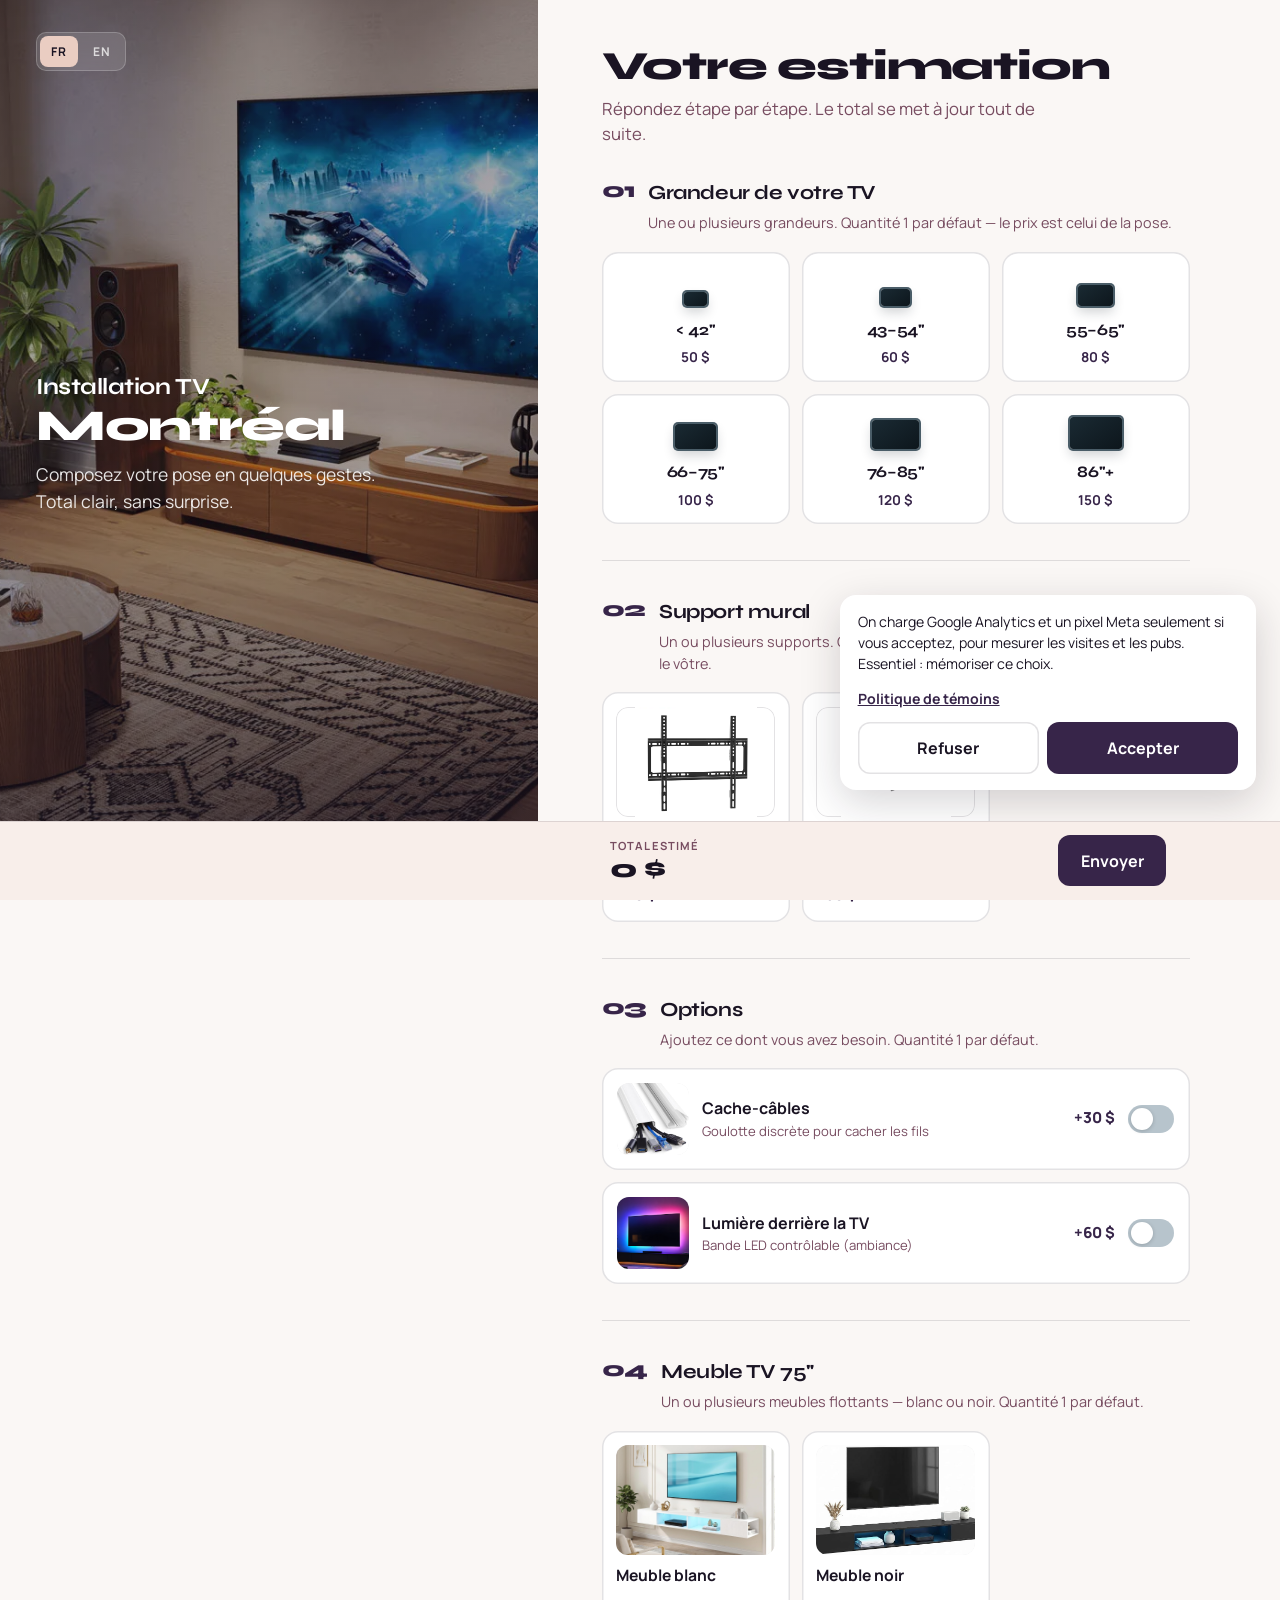
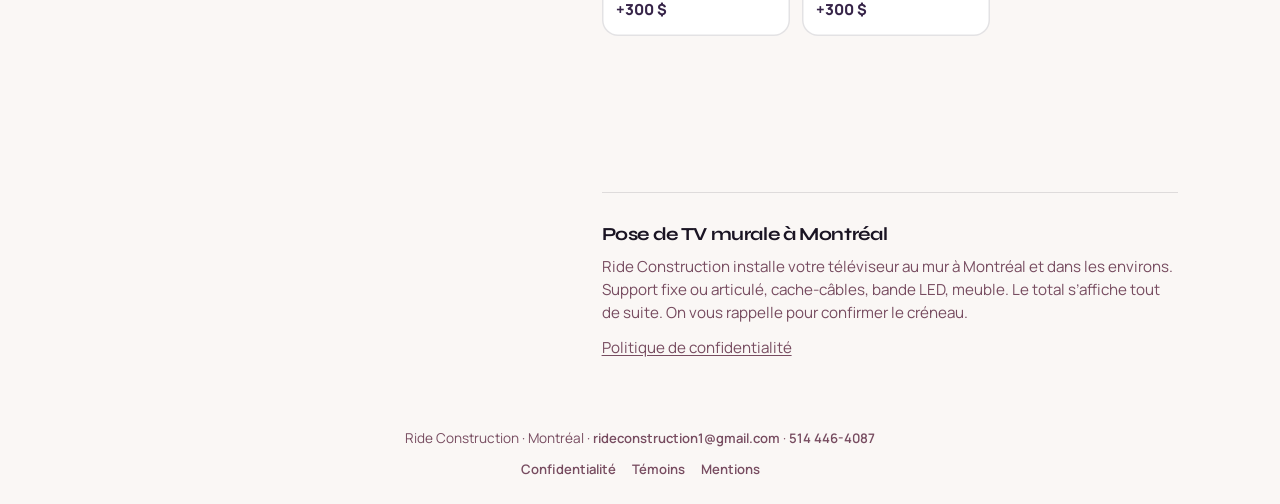
<file: index.html>
<!DOCTYPE html>
<html lang="fr" class="lang-fr">
<head>
  <meta charset="UTF-8" />
  <meta name="viewport" content="width=device-width, initial-scale=1" />
  <title>Installation TV Montréal | Pose murale dès 50 $</title>
  <meta name="description" content="Pose de TV au mur à Montréal dès 50 $. Support, cache-câbles, LED et meuble. Le prix s’affiche tout de suite. On vous rappelle pour confirmer." />
  <meta http-equiv="content-language" content="fr-CA" />
  <link rel="canonical" href="https://tv.rideconstruction.com/" />
  <link rel="alternate" hreflang="fr-CA" href="https://tv.rideconstruction.com/" />
  <link rel="alternate" hreflang="en-CA" href="https://tv.rideconstruction.com/en" />
  <link rel="alternate" hreflang="x-default" href="https://tv.rideconstruction.com/" />
  <meta property="og:type" content="website" />
  <meta property="og:url" content="https://tv.rideconstruction.com/" />
  <meta property="og:title" content="Installation TV Montréal | Pose murale dès 50 $" />
  <meta property="og:description" content="Pose de TV au mur à Montréal dès 50 $. Support, cache-câbles, LED et meuble. Le prix s’affiche tout de suite." />
  <meta property="og:image" content="https://tv.rideconstruction.com/images/og.jpg" />
  <meta property="og:image:width" content="1200" />
  <meta property="og:image:height" content="630" />
  <meta property="og:image:alt" content="Salon avec télévision murale" />
  <meta property="og:locale" content="fr_CA" />
  <meta property="og:locale:alternate" content="en_CA" />
  <meta name="twitter:card" content="summary_large_image" />
  <meta name="twitter:title" content="Installation TV Montréal | Pose murale dès 50 $" />
  <meta name="twitter:description" content="Pose de TV au mur à Montréal dès 50 $. Support, cache-câbles, LED et meuble. Le prix s’affiche tout de suite." />
  <meta name="twitter:image" content="https://tv.rideconstruction.com/images/og.jpg" />
  <link rel="icon" href="images/favicon.svg" type="image/svg+xml" />
  <link rel="icon" href="favicon.ico" sizes="32x32" />
  <link rel="apple-touch-icon" href="images/apple-touch-icon.png" />
  <link rel="preconnect" href="https://fonts.googleapis.com" />
  <link rel="preconnect" href="https://fonts.gstatic.com" crossorigin />
  <link href="https://fonts.googleapis.com/css2?family=Manrope:wght@400;500;600;700;800&family=Syne:wght@600;700;800&display=swap" rel="stylesheet" />
  <link rel="stylesheet" href="styles.css" />
  <link rel="stylesheet" href="legal.css" />
  <script type="application/ld+json">
  {
    "@context": "https://schema.org",
    "@graph": [
      {
        "@type": "WebPage",
        "@id": "https://tv.rideconstruction.com/#page",
        "url": "https://tv.rideconstruction.com/",
        "name": "Installation TV Montréal | Pose murale dès 50 $",
        "inLanguage": "fr-CA",
        "isPartOf": { "@id": "https://tv.rideconstruction.com/#website" },
        "about": { "@id": "https://tv.rideconstruction.com/#service" }
      },
      {
        "@type": "WebSite",
        "@id": "https://tv.rideconstruction.com/#website",
        "url": "https://tv.rideconstruction.com/",
        "name": "Installation TV Montréal",
        "inLanguage": "fr-CA",
        "publisher": { "@id": "https://tv.rideconstruction.com/#business" }
      },
      {
        "@type": "LocalBusiness",
        "@id": "https://tv.rideconstruction.com/#business",
        "name": "Ride Construction",
        "url": "https://tv.rideconstruction.com/",
        "email": "rideconstruction1@gmail.com",
        "telephone": "+1-514-446-4087",
        "areaServed": { "@type": "City", "name": "Montréal" },
        "address": {
          "@type": "PostalAddress",
          "addressLocality": "Montréal",
          "addressRegion": "QC",
          "addressCountry": "CA"
        }
      },
      {
        "@type": "Service",
        "@id": "https://tv.rideconstruction.com/#service",
        "name": "Installation TV murale à Montréal",
        "serviceType": "Pose de téléviseur au mur",
        "provider": { "@id": "https://tv.rideconstruction.com/#business" },
        "areaServed": { "@type": "City", "name": "Montréal" },
        "offers": {
          "@type": "AggregateOffer",
          "priceCurrency": "CAD",
          "lowPrice": "50",
          "highPrice": "150",
          "offerCount": "6"
        }
      }
    ]
  }
  </script>
  <script src="lang.js"></script>
</head>
<body>
  <div class="shell">
    <!-- Brand panel (desktop sticky / mobile hero) -->
    <aside class="brand">
      <div class="brand__media" role="img" aria-label="Salon avec télévision murale"></div>
      <div class="brand__overlay">
        <div class="brand__top">
          <nav class="lang-toggle" aria-label="Langue">
            <a class="lang-btn is-active" href="/" hreflang="fr" lang="fr" data-lang="fr" aria-current="page">FR</a>
            <a class="lang-btn" href="/en" hreflang="en" lang="en" data-lang="en">EN</a>
          </nav>
        </div>
        <div class="brand__copy">
          <h1 class="brand__heading">
            <span class="brand__name" data-i18n="brandName">Installation TV</span>
            <span class="brand__city" data-i18n="title">Montréal</span>
          </h1>
          <p class="brand__tagline" data-i18n="tagline">Composez votre pose en quelques gestes. Total clair, sans surprise.</p>
        </div>
        <div class="brand__quote" aria-hidden="true">
          <span data-i18n="brandQuote">Pose soignée · Câbles nets · Chez vous</span>
        </div>
      </div>
    </aside>

    <!-- Configurator -->
    <main class="config">
      <form id="tv-form" novalidate>
        <header class="config__intro">
          <h2 class="config__kicker" data-i18n="kicker">Votre estimation</h2>
          <p class="config__lead" data-i18n="lead">Répondez étape par étape. Le total se met à jour tout de suite.</p>
        </header>

        <!-- 1. Size -->
        <section class="step" aria-labelledby="size-label">
          <div class="step__meta">
            <span class="step__num" aria-hidden="true">01</span>
            <div>
              <h3 id="size-label" class="step__title" data-i18n="sizeLabel">Grandeur de votre TV</h3>
              <p class="step__hint" data-i18n="sizeHint">Une ou plusieurs grandeurs. Quantité 1 par défaut — le prix est celui de la pose.</p>
            </div>
          </div>
          <div class="size-grid" role="group" aria-labelledby="size-label">
            <div class="size-tile">
              <label class="size-tile__pick">
                <input type="checkbox" name="size" value="42" data-price="50" data-max-inches="42" />
                <span class="size-tile__face">
                  <span class="size-tile__screen" style="--scale: 0.45" aria-hidden="true"></span>
                  <span class="size-tile__range">&lt; 42"</span>
                  <span class="size-tile__price">50 $</span>
                </span>
              </label>
              <div class="size-tile__qty" hidden>
                <button type="button" class="size-tile__qty-btn" data-qty="-1" aria-label="Diminuer">−</button>
                <input type="number" class="size-tile__qty-input" name="qty-42" value="1" min="0" max="20" inputmode="numeric" aria-label="Quantité" />
                <button type="button" class="size-tile__qty-btn" data-qty="1" aria-label="Augmenter">+</button>
              </div>
            </div>
            <div class="size-tile">
              <label class="size-tile__pick">
                <input type="checkbox" name="size" value="43-54" data-price="60" data-max-inches="54" />
                <span class="size-tile__face">
                  <span class="size-tile__screen" style="--scale: 0.55" aria-hidden="true"></span>
                  <span class="size-tile__range">43–54"</span>
                  <span class="size-tile__price">60 $</span>
                </span>
              </label>
              <div class="size-tile__qty" hidden>
                <button type="button" class="size-tile__qty-btn" data-qty="-1" aria-label="Diminuer">−</button>
                <input type="number" class="size-tile__qty-input" name="qty-43-54" value="1" min="0" max="20" inputmode="numeric" aria-label="Quantité" />
                <button type="button" class="size-tile__qty-btn" data-qty="1" aria-label="Augmenter">+</button>
              </div>
            </div>
            <div class="size-tile">
              <label class="size-tile__pick">
                <input type="checkbox" name="size" value="55-65" data-price="80" data-max-inches="65" />
                <span class="size-tile__face">
                  <span class="size-tile__screen" style="--scale: 0.68" aria-hidden="true"></span>
                  <span class="size-tile__range">55–65"</span>
                  <span class="size-tile__price">80 $</span>
                </span>
              </label>
              <div class="size-tile__qty" hidden>
                <button type="button" class="size-tile__qty-btn" data-qty="-1" aria-label="Diminuer">−</button>
                <input type="number" class="size-tile__qty-input" name="qty-55-65" value="1" min="0" max="20" inputmode="numeric" aria-label="Quantité" />
                <button type="button" class="size-tile__qty-btn" data-qty="1" aria-label="Augmenter">+</button>
              </div>
            </div>
            <div class="size-tile">
              <label class="size-tile__pick">
                <input type="checkbox" name="size" value="66-75" data-price="100" data-max-inches="75" />
                <span class="size-tile__face">
                  <span class="size-tile__screen" style="--scale: 0.78" aria-hidden="true"></span>
                  <span class="size-tile__range">66–75"</span>
                  <span class="size-tile__price">100 $</span>
                </span>
              </label>
              <div class="size-tile__qty" hidden>
                <button type="button" class="size-tile__qty-btn" data-qty="-1" aria-label="Diminuer">−</button>
                <input type="number" class="size-tile__qty-input" name="qty-66-75" value="1" min="0" max="20" inputmode="numeric" aria-label="Quantité" />
                <button type="button" class="size-tile__qty-btn" data-qty="1" aria-label="Augmenter">+</button>
              </div>
            </div>
            <div class="size-tile">
              <label class="size-tile__pick">
                <input type="checkbox" name="size" value="76-85" data-price="120" data-max-inches="85" />
                <span class="size-tile__face">
                  <span class="size-tile__screen" style="--scale: 0.9" aria-hidden="true"></span>
                  <span class="size-tile__range">76–85"</span>
                  <span class="size-tile__price">120 $</span>
                </span>
              </label>
              <div class="size-tile__qty" hidden>
                <button type="button" class="size-tile__qty-btn" data-qty="-1" aria-label="Diminuer">−</button>
                <input type="number" class="size-tile__qty-input" name="qty-76-85" value="1" min="0" max="20" inputmode="numeric" aria-label="Quantité" />
                <button type="button" class="size-tile__qty-btn" data-qty="1" aria-label="Augmenter">+</button>
              </div>
            </div>
            <div class="size-tile">
              <label class="size-tile__pick">
                <input type="checkbox" name="size" value="86+" data-price="150" data-max-inches="100" />
                <span class="size-tile__face">
                  <span class="size-tile__screen" style="--scale: 1" aria-hidden="true"></span>
                  <span class="size-tile__range">86"+</span>
                  <span class="size-tile__price">150 $</span>
                </span>
              </label>
              <div class="size-tile__qty" hidden>
                <button type="button" class="size-tile__qty-btn" data-qty="-1" aria-label="Diminuer">−</button>
                <input type="number" class="size-tile__qty-input" name="qty-86+" value="1" min="0" max="20" inputmode="numeric" aria-label="Quantité" />
                <button type="button" class="size-tile__qty-btn" data-qty="1" aria-label="Augmenter">+</button>
              </div>
            </div>
          </div>
          <p class="field-error" id="size-error" hidden data-i18n="sizeError">Choisissez au moins une taille de TV.</p>
        </section>

        <!-- 2. Mount -->
        <section class="step" aria-labelledby="mount-label">
          <div class="step__meta">
            <span class="step__num" aria-hidden="true">02</span>
            <div>
              <h3 id="mount-label" class="step__title" data-i18n="mountLabel">Support mural</h3>
              <p class="step__hint" data-i18n="mountHint">Un ou plusieurs supports. Quantité 1 par défaut. Laissez vide si vous avez déjà le vôtre.</p>
            </div>
          </div>
          <div class="option-row" role="group" aria-labelledby="mount-label">
            <div class="option-tile" data-qty-tile>
              <label class="option-tile__pick">
                <input type="checkbox" name="mount" value="fixed" data-price="40" data-max-tv="80" />
                <span class="option-tile__face">
                  <img class="option-tile__art" src="images/support-fixe.png" alt="Support mural fixe pour téléviseur" width="220" height="220" loading="lazy" decoding="async" data-i18n-alt="altFixed" />
                  <span class="option-tile__title" data-i18n="mountFixed">Support fixe</span>
                  <span class="option-tile__badge" data-i18n="mountFixedMax">Max 80"</span>
                  <span class="option-tile__price">+40 $</span>
                </span>
              </label>
              <div class="qty-controls" hidden>
                <button type="button" class="qty-btn" data-qty="-1" aria-label="Diminuer">−</button>
                <input type="number" class="qty-input" name="qty-mount-fixed" value="1" min="0" max="20" inputmode="numeric" aria-label="Quantité" />
                <button type="button" class="qty-btn" data-qty="1" aria-label="Augmenter">+</button>
              </div>
            </div>
            <div class="option-tile" data-qty-tile>
              <label class="option-tile__pick">
                <input type="checkbox" name="mount" value="mobile" data-price="60" data-max-tv="55" />
                <span class="option-tile__face">
                  <img class="option-tile__art" src="images/support-articule.png" alt="Support mural articulé pour téléviseur" width="220" height="220" loading="lazy" decoding="async" data-i18n-alt="altMobile" />
                  <span class="option-tile__title" data-i18n="mountMobile">Support articulé</span>
                  <span class="option-tile__badge" data-i18n="mountMobileMax">Max 55"</span>
                  <span class="option-tile__price">+60 $</span>
                </span>
              </label>
              <div class="qty-controls" hidden>
                <button type="button" class="qty-btn" data-qty="-1" aria-label="Diminuer">−</button>
                <input type="number" class="qty-input" name="qty-mount-mobile" value="1" min="0" max="20" inputmode="numeric" aria-label="Quantité" />
                <button type="button" class="qty-btn" data-qty="1" aria-label="Augmenter">+</button>
              </div>
            </div>
          </div>
        </section>

        <!-- 3. Extras -->
        <section class="step" aria-labelledby="extras-label">
          <div class="step__meta">
            <span class="step__num" aria-hidden="true">03</span>
            <div>
              <h3 id="extras-label" class="step__title" data-i18n="extrasLabel">Options</h3>
              <p class="step__hint" data-i18n="extrasHint">Ajoutez ce dont vous avez besoin. Quantité 1 par défaut.</p>
            </div>
          </div>
          <div class="extras">
            <div class="extra" data-qty-tile>
              <label class="extra__pick">
                <input type="checkbox" name="extra" value="cable" data-price="30" />
                <span class="extra__face">
                  <img class="extra__art" src="images/cache-cables.png" alt="Goulotte cache-câbles pour fils de télévision" width="160" height="160" loading="lazy" decoding="async" data-i18n-alt="altCable" />
                  <span class="extra__copy">
                    <span class="extra__title" data-i18n="cableLabel">Cache-câbles</span>
                    <span class="extra__desc" data-i18n="cableDesc">Goulotte discrète pour cacher les fils</span>
                  </span>
                  <span class="extra__price">+30 $</span>
                  <span class="extra__switch" aria-hidden="true"></span>
                </span>
              </label>
              <div class="qty-controls" hidden>
                <button type="button" class="qty-btn" data-qty="-1" aria-label="Diminuer">−</button>
                <input type="number" class="qty-input" name="qty-extra-cable" value="1" min="0" max="20" inputmode="numeric" aria-label="Quantité" />
                <button type="button" class="qty-btn" data-qty="1" aria-label="Augmenter">+</button>
              </div>
            </div>
            <div class="extra" data-qty-tile>
              <label class="extra__pick">
                <input type="checkbox" name="extra" value="led" data-price="60" />
                <span class="extra__face">
                  <img class="extra__art extra__art--cover" src="images/backlight.png" alt="Bande LED derrière un téléviseur mural" width="160" height="160" loading="lazy" decoding="async" data-i18n-alt="altLed" />
                  <span class="extra__copy">
                    <span class="extra__title" data-i18n="ledLabel">Lumière derrière la TV</span>
                    <span class="extra__desc" data-i18n="ledDesc">Bande LED contrôlable (ambiance)</span>
                  </span>
                  <span class="extra__price">+60 $</span>
                  <span class="extra__switch" aria-hidden="true"></span>
                </span>
              </label>
              <div class="qty-controls" hidden>
                <button type="button" class="qty-btn" data-qty="-1" aria-label="Diminuer">−</button>
                <input type="number" class="qty-input" name="qty-extra-led" value="1" min="0" max="20" inputmode="numeric" aria-label="Quantité" />
                <button type="button" class="qty-btn" data-qty="1" aria-label="Augmenter">+</button>
              </div>
            </div>
          </div>
        </section>

        <!-- 4. Stand -->
        <section class="step" aria-labelledby="stand-label">
          <div class="step__meta">
            <span class="step__num" aria-hidden="true">04</span>
            <div>
              <h3 id="stand-label" class="step__title" data-i18n="standLabel">Meuble TV 75"</h3>
              <p class="step__hint" data-i18n="standHint">Un ou plusieurs meubles flottants — blanc ou noir. Quantité 1 par défaut.</p>
            </div>
          </div>
          <div class="option-row" role="group" aria-labelledby="stand-label">
            <div class="option-tile" data-qty-tile>
              <label class="option-tile__pick">
                <input type="checkbox" name="stand" value="white" data-price="300" />
                <span class="option-tile__face">
                  <img class="option-tile__art option-tile__art--cover" src="images/meuble-blanc.png" alt="Meuble TV flottant blanc 75 pouces" width="480" height="320" loading="lazy" decoding="async" data-i18n-alt="altStandWhite" />
                  <span class="option-tile__title" data-i18n="standWhite">Meuble blanc</span>
                  <span class="option-tile__price">+300 $</span>
                </span>
              </label>
              <div class="qty-controls" hidden>
                <button type="button" class="qty-btn" data-qty="-1" aria-label="Diminuer">−</button>
                <input type="number" class="qty-input" name="qty-stand-white" value="1" min="0" max="20" inputmode="numeric" aria-label="Quantité" />
                <button type="button" class="qty-btn" data-qty="1" aria-label="Augmenter">+</button>
              </div>
            </div>
            <div class="option-tile" data-qty-tile>
              <label class="option-tile__pick">
                <input type="checkbox" name="stand" value="black" data-price="300" />
                <span class="option-tile__face">
                  <img class="option-tile__art option-tile__art--cover" src="images/meuble-noir.png" alt="Meuble TV flottant noir 75 pouces" width="480" height="320" loading="lazy" decoding="async" data-i18n-alt="altStandBlack" />
                  <span class="option-tile__title" data-i18n="standBlack">Meuble noir</span>
                  <span class="option-tile__price">+300 $</span>
                </span>
              </label>
              <div class="qty-controls" hidden>
                <button type="button" class="qty-btn" data-qty="-1" aria-label="Diminuer">−</button>
                <input type="number" class="qty-input" name="qty-stand-black" value="1" min="0" max="20" inputmode="numeric" aria-label="Quantité" />
                <button type="button" class="qty-btn" data-qty="1" aria-label="Augmenter">+</button>
              </div>
            </div>
          </div>
        </section>

        <div class="sticky-spacer" aria-hidden="true"></div>
      </form>
      <section class="seo-note" aria-labelledby="seo-heading">
        <h2 id="seo-heading" data-i18n="seoHeading">Pose de TV murale à Montréal</h2>
        <p data-i18n="seoBody">Ride Construction installe votre téléviseur au mur à Montréal et dans les environs. Support fixe ou articulé, cache-câbles, bande LED, meuble. Le total s’affiche tout de suite. On vous rappelle pour confirmer le créneau.</p>
        <p class="privacy-note">
          <a href="confidentialite.html" data-i18n="privacyLink">Politique de confidentialité</a>
        </p>
      </section>
    </main>
  </div>

  <footer class="site-footer">
    <p class="site-footer__nap">Ride Construction · Montréal · <a href="mailto:rideconstruction1@gmail.com">rideconstruction1@gmail.com</a> · <a href="tel:+15144464087">514 446-4087</a></p>
    <nav aria-label="Pages légales">
      <a href="confidentialite.html" data-i18n="navPrivacy">Confidentialité</a>
      <a href="cookies.html" data-i18n="navCookies">Témoins</a>
      <a href="mentions.html" data-i18n="navLegal">Mentions</a>
    </nav>
  </footer>

  <div class="consent-bar consent-bar--above-dock" id="consent-bar" hidden role="dialog" aria-labelledby="consent-title">
    <p id="consent-title" data-i18n="cookieBanner">On charge Google Analytics et un pixel Meta seulement si vous acceptez, pour mesurer les visites et les pubs. Essentiel : mémoriser ce choix.</p>
    <p class="consent-bar__more"><a href="cookies.html" data-i18n="cookieMore">Politique de témoins</a></p>
    <div class="consent-bar__actions">
      <button type="button" class="btn btn-ghost" data-consent="refuse" data-i18n="cookieRefuse">Refuser</button>
      <button type="button" class="btn btn-primary" data-consent="accept" data-i18n="cookieAccept">Accepter</button>
    </div>
  </div>

  <!-- Sticky total -->
  <aside class="dock" id="sticky-bar">
    <div class="dock__inner">
      <div class="dock__total">
        <span class="dock__label" data-i18n="totalLabel">Total estimé</span>
        <strong class="dock__amount" id="total-amount" aria-live="polite">0 $</strong>
      </div>
      <p class="dock__warning" id="size-warning" hidden role="status"></p>
      <p class="dock__error" id="submit-error" hidden role="alert"></p>
      <button type="submit" form="tv-form" class="btn btn-primary" id="submit-btn" data-i18n="submit">Envoyer</button>
    </div>
  </aside>

  <!-- Contact asked on submit -->
  <div class="contact-modal" id="contact-modal" hidden role="dialog" aria-modal="true" aria-labelledby="contact-modal-title">
    <div class="contact-modal__panel">
      <h2 id="contact-modal-title" data-i18n="contactTitle">Dernière étape</h2>
      <p class="contact-modal__hint" data-i18n="contactHint">Indiquez votre téléphone et votre adresse. On prépare la pose et on vous rappelle pour confirmer le créneau.</p>

      <label class="contact-modal__label" for="phone">
        <span data-i18n="phoneLabel">Téléphone</span> <span class="req">*</span>
      </label>
      <input
        type="tel"
        id="phone"
        name="phone"
        form="tv-form"
        required
        autocomplete="tel"
        placeholder="(514) 555-1234"
        inputmode="tel"
      />
      <p class="field-error" id="phone-error" hidden data-i18n="phoneError">Veuillez entrer un numéro de téléphone.</p>

      <label class="contact-modal__label" for="address">
        <span data-i18n="addressLabel">Adresse complète</span> <span class="req">*</span>
      </label>
      <textarea
        id="address"
        name="address"
        form="tv-form"
        required
        autocomplete="street-address"
        rows="3"
        placeholder="123 rue Example, apt. 4, Montréal, QC H2X 1Y2"
        data-i18n-placeholder="addressPlaceholder"
      ></textarea>
      <p class="field-error" id="address-error" hidden data-i18n="addressError">Veuillez entrer votre adresse complète.</p>

      <div class="contact-modal__actions">
        <button type="button" class="btn btn-ghost" id="contact-cancel" data-i18n="contactCancel">Retour</button>
        <button type="button" class="btn btn-primary" id="contact-confirm" data-i18n="contactConfirm">Envoyer ma demande</button>
      </div>
    </div>
  </div>

  <!-- Confirmation -->
  <div class="confirm" id="confirm-screen" hidden>
    <div class="confirm__panel">
      <p class="confirm__mark" aria-hidden="true">OK</p>
      <h2 data-i18n="confirmTitle">Demande envoyée</h2>
      <p class="confirm__intro" data-i18n="confirmIntro">Un courriel a été transmis à notre équipe. Voici votre récapitulatif.</p>
      <ul class="confirm__list" id="confirm-list"></ul>
      <p class="confirm__total">
        <span data-i18n="totalLabel">Total estimé</span>
        <strong id="confirm-total">0 $</strong>
      </p>
      <button type="button" class="btn btn-ghost" id="edit-btn" data-i18n="edit">Modifier</button>
    </div>
  </div>

  <script src="consent.js"></script>
  <script src="app.js"></script>
</body>
</html>
</file>
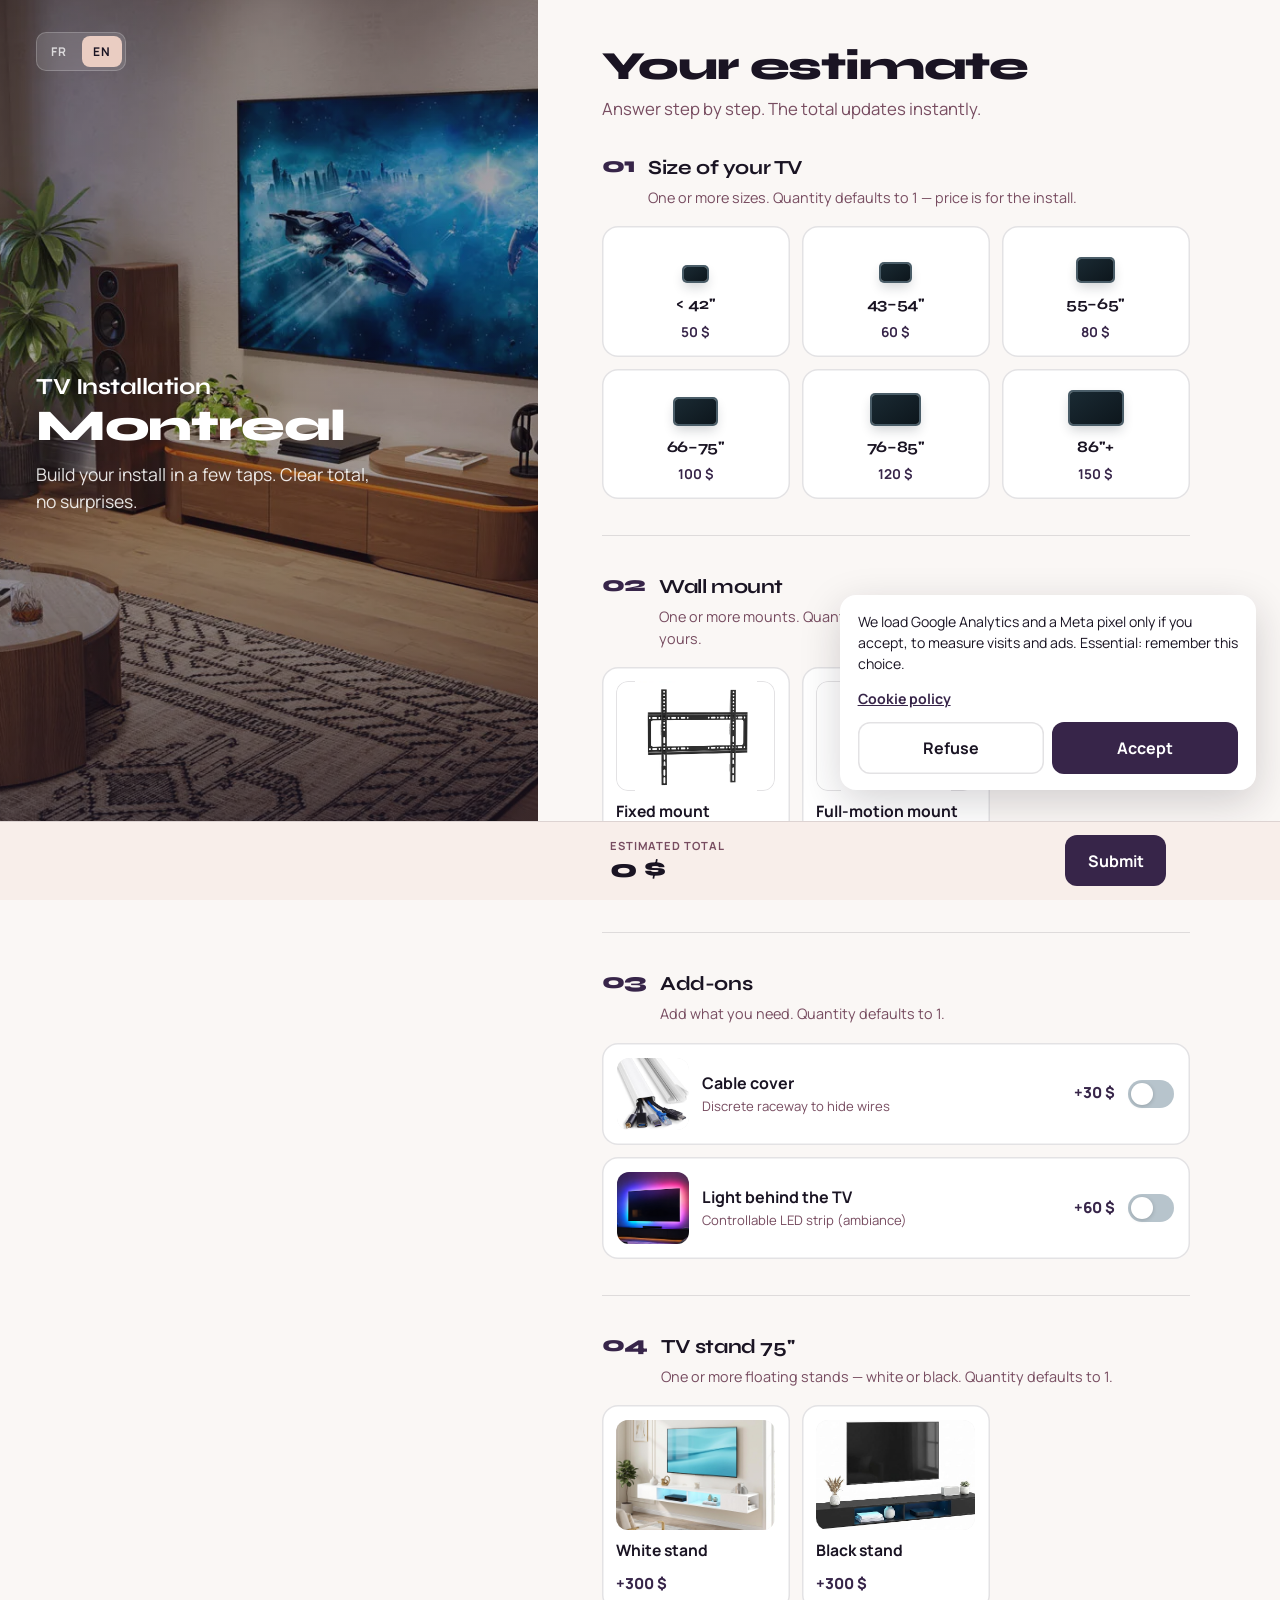
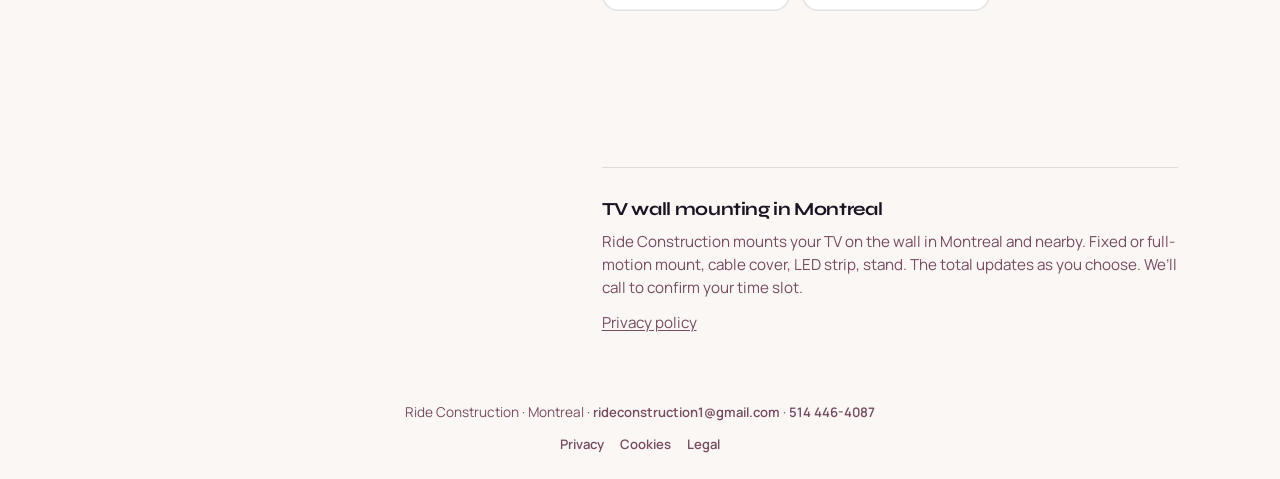
<file: en/index.html>
﻿<!DOCTYPE html>
<html lang="en" class="lang-en">
<head>
  <meta charset="UTF-8" />
  <meta name="viewport" content="width=device-width, initial-scale=1" />
  <title>TV Installation Montreal | Wall mount from $50</title>
  <meta name="description" content="TV wall mounting in Montreal from $50. Mounts, cable cover, LED and stand. The price updates as you choose. We’ll call to confirm." />
  <meta http-equiv="content-language" content="en-CA" />
  <link rel="canonical" href="https://tv.rideconstruction.com/en" />
  <link rel="alternate" hreflang="fr-CA" href="https://tv.rideconstruction.com/" />
  <link rel="alternate" hreflang="en-CA" href="https://tv.rideconstruction.com/en" />
  <link rel="alternate" hreflang="x-default" href="https://tv.rideconstruction.com/" />
  <meta property="og:type" content="website" />
  <meta property="og:url" content="https://tv.rideconstruction.com/en" />
  <meta property="og:title" content="TV Installation Montreal | Wall mount from $50" />
  <meta property="og:description" content="TV wall mounting in Montreal from $50. Mounts, cable cover, LED and stand. The price updates as you choose." />
  <meta property="og:image" content="https://tv.rideconstruction.com/images/og.jpg" />
  <meta property="og:image:width" content="1200" />
  <meta property="og:image:height" content="630" />
  <meta property="og:image:alt" content="Living room with a wall-mounted TV" />
  <meta property="og:locale" content="en_CA" />
  <meta property="og:locale:alternate" content="fr_CA" />
  <meta name="twitter:card" content="summary_large_image" />
  <meta name="twitter:title" content="TV Installation Montreal | Wall mount from $50" />
  <meta name="twitter:description" content="TV wall mounting in Montreal from $50. Mounts, cable cover, LED and stand. The price updates as you choose." />
  <meta name="twitter:image" content="https://tv.rideconstruction.com/images/og.jpg" />
  <link rel="icon" href="../images/favicon.svg" type="image/svg+xml" />
  <link rel="icon" href="../favicon.ico" sizes="32x32" />
  <link rel="apple-touch-icon" href="../images/apple-touch-icon.png" />
  <link rel="preconnect" href="https://fonts.googleapis.com" />
  <link rel="preconnect" href="https://fonts.gstatic.com" crossorigin />
  <link href="https://fonts.googleapis.com/css2?family=Manrope:wght@400;500;600;700;800&family=Syne:wght@600;700;800&display=swap" rel="stylesheet" />
  <link rel="stylesheet" href="../styles.css" />
  <link rel="stylesheet" href="../legal.css" />
  <script type="application/ld+json">
  {
    "@context": "https://schema.org",
    "@graph": [
      {
        "@type": "WebPage",
        "@id": "https://tv.rideconstruction.com/en#page",
        "url": "https://tv.rideconstruction.com/en",
        "name": "TV Installation Montreal | Wall mount from $50",
        "inLanguage": "en-CA",
        "isPartOf": { "@id": "https://tv.rideconstruction.com/#website" },
        "about": { "@id": "https://tv.rideconstruction.com/#service" }
      },
      {
        "@type": "WebSite",
        "@id": "https://tv.rideconstruction.com/#website",
        "url": "https://tv.rideconstruction.com/",
        "name": "TV Installation Montreal",
        "inLanguage": "en-CA",
        "publisher": { "@id": "https://tv.rideconstruction.com/#business" }
      },
      {
        "@type": "LocalBusiness",
        "@id": "https://tv.rideconstruction.com/#business",
        "name": "Ride Construction",
        "url": "https://tv.rideconstruction.com/",
        "email": "rideconstruction1@gmail.com",
        "telephone": "+1-514-446-4087",
        "areaServed": { "@type": "City", "name": "Montreal" },
        "address": {
          "@type": "PostalAddress",
          "addressLocality": "Montreal",
          "addressRegion": "QC",
          "addressCountry": "CA"
        }
      },
      {
        "@type": "Service",
        "@id": "https://tv.rideconstruction.com/#service",
        "name": "TV wall mounting in Montreal",
        "serviceType": "Television wall installation",
        "provider": { "@id": "https://tv.rideconstruction.com/#business" },
        "areaServed": { "@type": "City", "name": "Montreal" },
        "offers": {
          "@type": "AggregateOffer",
          "priceCurrency": "CAD",
          "lowPrice": "50",
          "highPrice": "150",
          "offerCount": "6"
        }
      }
    ]
  }
  </script>
  <script src="../lang.js"></script>
</head>
<body>
  <div class="shell">
    <!-- Brand panel (desktop sticky / mobile hero) -->
    <aside class="brand">
      <div class="brand__media" role="img" aria-label="Living room with a wall-mounted TV"></div>
      <div class="brand__overlay">
        <div class="brand__top">
          <nav class="lang-toggle" aria-label="Language">
            <a class="lang-btn" href="/" hreflang="fr" lang="fr" data-lang="fr">FR</a>
            <a class="lang-btn is-active" href="/en" hreflang="en" lang="en" data-lang="en" aria-current="page">EN</a>
          </nav>
        </div>
        <div class="brand__copy">
          <h1 class="brand__heading">
            <span class="brand__name" data-i18n="brandName">TV Installation</span>
            <span class="brand__city" data-i18n="title">Montreal</span>
          </h1>
          <p class="brand__tagline" data-i18n="tagline">Build your install in a few taps. Clear total, no surprises.</p>
        </div>
        <div class="brand__quote" aria-hidden="true">
          <span data-i18n="brandQuote">Clean mount · Hidden cables · At home</span>
        </div>
      </div>
    </aside>

    <!-- Configurator -->
    <main class="config">
      <form id="tv-form" novalidate>
        <header class="config__intro">
          <h2 class="config__kicker" data-i18n="kicker">Your estimate</h2>
          <p class="config__lead" data-i18n="lead">Answer step by step. The total updates instantly.</p>
        </header>

        <!-- 1. Size -->
        <section class="step" aria-labelledby="size-label">
          <div class="step__meta">
            <span class="step__num" aria-hidden="true">01</span>
            <div>
              <h3 id="size-label" class="step__title" data-i18n="sizeLabel">Size of your TV</h3>
              <p class="step__hint" data-i18n="sizeHint">One or more sizes. Quantity defaults to 1 — price is for the install.</p>
            </div>
          </div>
          <div class="size-grid" role="group" aria-labelledby="size-label">
            <div class="size-tile">
              <label class="size-tile__pick">
                <input type="checkbox" name="size" value="42" data-price="50" data-max-inches="42" />
                <span class="size-tile__face">
                  <span class="size-tile__screen" style="--scale: 0.45" aria-hidden="true"></span>
                  <span class="size-tile__range">&lt; 42"</span>
                  <span class="size-tile__price">50 $</span>
                </span>
              </label>
              <div class="size-tile__qty" hidden>
                <button type="button" class="size-tile__qty-btn" data-qty="-1" aria-label="Decrease">−</button>
                <input type="number" class="size-tile__qty-input" name="qty-42" value="1" min="0" max="20" inputmode="numeric" aria-label="Quantity" />
                <button type="button" class="size-tile__qty-btn" data-qty="1" aria-label="Increase">+</button>
              </div>
            </div>
            <div class="size-tile">
              <label class="size-tile__pick">
                <input type="checkbox" name="size" value="43-54" data-price="60" data-max-inches="54" />
                <span class="size-tile__face">
                  <span class="size-tile__screen" style="--scale: 0.55" aria-hidden="true"></span>
                  <span class="size-tile__range">43–54"</span>
                  <span class="size-tile__price">60 $</span>
                </span>
              </label>
              <div class="size-tile__qty" hidden>
                <button type="button" class="size-tile__qty-btn" data-qty="-1" aria-label="Decrease">−</button>
                <input type="number" class="size-tile__qty-input" name="qty-43-54" value="1" min="0" max="20" inputmode="numeric" aria-label="Quantity" />
                <button type="button" class="size-tile__qty-btn" data-qty="1" aria-label="Increase">+</button>
              </div>
            </div>
            <div class="size-tile">
              <label class="size-tile__pick">
                <input type="checkbox" name="size" value="55-65" data-price="80" data-max-inches="65" />
                <span class="size-tile__face">
                  <span class="size-tile__screen" style="--scale: 0.68" aria-hidden="true"></span>
                  <span class="size-tile__range">55–65"</span>
                  <span class="size-tile__price">80 $</span>
                </span>
              </label>
              <div class="size-tile__qty" hidden>
                <button type="button" class="size-tile__qty-btn" data-qty="-1" aria-label="Decrease">−</button>
                <input type="number" class="size-tile__qty-input" name="qty-55-65" value="1" min="0" max="20" inputmode="numeric" aria-label="Quantity" />
                <button type="button" class="size-tile__qty-btn" data-qty="1" aria-label="Increase">+</button>
              </div>
            </div>
            <div class="size-tile">
              <label class="size-tile__pick">
                <input type="checkbox" name="size" value="66-75" data-price="100" data-max-inches="75" />
                <span class="size-tile__face">
                  <span class="size-tile__screen" style="--scale: 0.78" aria-hidden="true"></span>
                  <span class="size-tile__range">66–75"</span>
                  <span class="size-tile__price">100 $</span>
                </span>
              </label>
              <div class="size-tile__qty" hidden>
                <button type="button" class="size-tile__qty-btn" data-qty="-1" aria-label="Decrease">−</button>
                <input type="number" class="size-tile__qty-input" name="qty-66-75" value="1" min="0" max="20" inputmode="numeric" aria-label="Quantity" />
                <button type="button" class="size-tile__qty-btn" data-qty="1" aria-label="Increase">+</button>
              </div>
            </div>
            <div class="size-tile">
              <label class="size-tile__pick">
                <input type="checkbox" name="size" value="76-85" data-price="120" data-max-inches="85" />
                <span class="size-tile__face">
                  <span class="size-tile__screen" style="--scale: 0.9" aria-hidden="true"></span>
                  <span class="size-tile__range">76–85"</span>
                  <span class="size-tile__price">120 $</span>
                </span>
              </label>
              <div class="size-tile__qty" hidden>
                <button type="button" class="size-tile__qty-btn" data-qty="-1" aria-label="Decrease">−</button>
                <input type="number" class="size-tile__qty-input" name="qty-76-85" value="1" min="0" max="20" inputmode="numeric" aria-label="Quantity" />
                <button type="button" class="size-tile__qty-btn" data-qty="1" aria-label="Increase">+</button>
              </div>
            </div>
            <div class="size-tile">
              <label class="size-tile__pick">
                <input type="checkbox" name="size" value="86+" data-price="150" data-max-inches="100" />
                <span class="size-tile__face">
                  <span class="size-tile__screen" style="--scale: 1" aria-hidden="true"></span>
                  <span class="size-tile__range">86"+</span>
                  <span class="size-tile__price">150 $</span>
                </span>
              </label>
              <div class="size-tile__qty" hidden>
                <button type="button" class="size-tile__qty-btn" data-qty="-1" aria-label="Decrease">−</button>
                <input type="number" class="size-tile__qty-input" name="qty-86+" value="1" min="0" max="20" inputmode="numeric" aria-label="Quantity" />
                <button type="button" class="size-tile__qty-btn" data-qty="1" aria-label="Increase">+</button>
              </div>
            </div>
          </div>
          <p class="field-error" id="size-error" hidden data-i18n="sizeError">Please choose at least one TV size.</p>
        </section>

        <!-- 2. Mount -->
        <section class="step" aria-labelledby="mount-label">
          <div class="step__meta">
            <span class="step__num" aria-hidden="true">02</span>
            <div>
              <h3 id="mount-label" class="step__title" data-i18n="mountLabel">Wall mount</h3>
              <p class="step__hint" data-i18n="mountHint">One or more mounts. Quantity defaults to 1. Leave empty if you already have yours.</p>
            </div>
          </div>
          <div class="option-row" role="group" aria-labelledby="mount-label">
            <div class="option-tile" data-qty-tile>
              <label class="option-tile__pick">
                <input type="checkbox" name="mount" value="fixed" data-price="40" data-max-tv="80" />
                <span class="option-tile__face">
                  <img class="option-tile__art" src="../images/support-fixe.png" alt="Fixed wall mount for a television" width="220" height="220" loading="lazy" decoding="async" data-i18n-alt="altFixed" />
                  <span class="option-tile__title" data-i18n="mountFixed">Fixed mount</span>
                  <span class="option-tile__badge" data-i18n="mountFixedMax">Max 80"</span>
                  <span class="option-tile__price">+40 $</span>
                </span>
              </label>
              <div class="qty-controls" hidden>
                <button type="button" class="qty-btn" data-qty="-1" aria-label="Decrease">−</button>
                <input type="number" class="qty-input" name="qty-mount-fixed" value="1" min="0" max="20" inputmode="numeric" aria-label="Quantity" />
                <button type="button" class="qty-btn" data-qty="1" aria-label="Increase">+</button>
              </div>
            </div>
            <div class="option-tile" data-qty-tile>
              <label class="option-tile__pick">
                <input type="checkbox" name="mount" value="mobile" data-price="60" data-max-tv="55" />
                <span class="option-tile__face">
                  <img class="option-tile__art" src="../images/support-articule.png" alt="Full-motion wall mount for a television" width="220" height="220" loading="lazy" decoding="async" data-i18n-alt="altMobile" />
                  <span class="option-tile__title" data-i18n="mountMobile">Full-motion mount</span>
                  <span class="option-tile__badge" data-i18n="mountMobileMax">Max 55"</span>
                  <span class="option-tile__price">+60 $</span>
                </span>
              </label>
              <div class="qty-controls" hidden>
                <button type="button" class="qty-btn" data-qty="-1" aria-label="Decrease">−</button>
                <input type="number" class="qty-input" name="qty-mount-mobile" value="1" min="0" max="20" inputmode="numeric" aria-label="Quantity" />
                <button type="button" class="qty-btn" data-qty="1" aria-label="Increase">+</button>
              </div>
            </div>
          </div>
        </section>

        <!-- 3. Extras -->
        <section class="step" aria-labelledby="extras-label">
          <div class="step__meta">
            <span class="step__num" aria-hidden="true">03</span>
            <div>
              <h3 id="extras-label" class="step__title" data-i18n="extrasLabel">Add-ons</h3>
              <p class="step__hint" data-i18n="extrasHint">Add what you need. Quantity defaults to 1.</p>
            </div>
          </div>
          <div class="extras">
            <div class="extra" data-qty-tile>
              <label class="extra__pick">
                <input type="checkbox" name="extra" value="cable" data-price="30" />
                <span class="extra__face">
                  <img class="extra__art" src="../images/cache-cables.png" alt="Cable cover raceway for TV wires" width="160" height="160" loading="lazy" decoding="async" data-i18n-alt="altCable" />
                  <span class="extra__copy">
                    <span class="extra__title" data-i18n="cableLabel">Cable cover</span>
                    <span class="extra__desc" data-i18n="cableDesc">Discrete raceway to hide wires</span>
                  </span>
                  <span class="extra__price">+30 $</span>
                  <span class="extra__switch" aria-hidden="true"></span>
                </span>
              </label>
              <div class="qty-controls" hidden>
                <button type="button" class="qty-btn" data-qty="-1" aria-label="Decrease">−</button>
                <input type="number" class="qty-input" name="qty-extra-cable" value="1" min="0" max="20" inputmode="numeric" aria-label="Quantity" />
                <button type="button" class="qty-btn" data-qty="1" aria-label="Increase">+</button>
              </div>
            </div>
            <div class="extra" data-qty-tile>
              <label class="extra__pick">
                <input type="checkbox" name="extra" value="led" data-price="60" />
                <span class="extra__face">
                  <img class="extra__art extra__art--cover" src="../images/backlight.png" alt="LED strip behind a wall-mounted TV" width="160" height="160" loading="lazy" decoding="async" data-i18n-alt="altLed" />
                  <span class="extra__copy">
                    <span class="extra__title" data-i18n="ledLabel">Light behind the TV</span>
                    <span class="extra__desc" data-i18n="ledDesc">Controllable LED strip (ambiance)</span>
                  </span>
                  <span class="extra__price">+60 $</span>
                  <span class="extra__switch" aria-hidden="true"></span>
                </span>
              </label>
              <div class="qty-controls" hidden>
                <button type="button" class="qty-btn" data-qty="-1" aria-label="Decrease">−</button>
                <input type="number" class="qty-input" name="qty-extra-led" value="1" min="0" max="20" inputmode="numeric" aria-label="Quantity" />
                <button type="button" class="qty-btn" data-qty="1" aria-label="Increase">+</button>
              </div>
            </div>
          </div>
        </section>

        <!-- 4. Stand -->
        <section class="step" aria-labelledby="stand-label">
          <div class="step__meta">
            <span class="step__num" aria-hidden="true">04</span>
            <div>
              <h3 id="stand-label" class="step__title" data-i18n="standLabel">TV stand 75"</h3>
              <p class="step__hint" data-i18n="standHint">One or more floating stands — white or black. Quantity defaults to 1.</p>
            </div>
          </div>
          <div class="option-row" role="group" aria-labelledby="stand-label">
            <div class="option-tile" data-qty-tile>
              <label class="option-tile__pick">
                <input type="checkbox" name="stand" value="white" data-price="300" />
                <span class="option-tile__face">
                  <img class="option-tile__art option-tile__art--cover" src="../images/meuble-blanc.png" alt="White floating 75-inch TV stand" width="480" height="320" loading="lazy" decoding="async" data-i18n-alt="altStandWhite" />
                  <span class="option-tile__title" data-i18n="standWhite">White stand</span>
                  <span class="option-tile__price">+300 $</span>
                </span>
              </label>
              <div class="qty-controls" hidden>
                <button type="button" class="qty-btn" data-qty="-1" aria-label="Decrease">−</button>
                <input type="number" class="qty-input" name="qty-stand-white" value="1" min="0" max="20" inputmode="numeric" aria-label="Quantity" />
                <button type="button" class="qty-btn" data-qty="1" aria-label="Increase">+</button>
              </div>
            </div>
            <div class="option-tile" data-qty-tile>
              <label class="option-tile__pick">
                <input type="checkbox" name="stand" value="black" data-price="300" />
                <span class="option-tile__face">
                  <img class="option-tile__art option-tile__art--cover" src="../images/meuble-noir.png" alt="Black floating 75-inch TV stand" width="480" height="320" loading="lazy" decoding="async" data-i18n-alt="altStandBlack" />
                  <span class="option-tile__title" data-i18n="standBlack">Black stand</span>
                  <span class="option-tile__price">+300 $</span>
                </span>
              </label>
              <div class="qty-controls" hidden>
                <button type="button" class="qty-btn" data-qty="-1" aria-label="Decrease">−</button>
                <input type="number" class="qty-input" name="qty-stand-black" value="1" min="0" max="20" inputmode="numeric" aria-label="Quantity" />
                <button type="button" class="qty-btn" data-qty="1" aria-label="Increase">+</button>
              </div>
            </div>
          </div>
        </section>

        <div class="sticky-spacer" aria-hidden="true"></div>
      </form>
      <section class="seo-note" aria-labelledby="seo-heading">
        <h2 id="seo-heading" data-i18n="seoHeading">TV wall mounting in Montreal</h2>
        <p data-i18n="seoBody">Ride Construction mounts your TV on the wall in Montreal and nearby. Fixed or full-motion mount, cable cover, LED strip, stand. The total updates as you choose. We’ll call to confirm your time slot.</p>
        <p class="privacy-note">
          <a href="../confidentialite.html" data-i18n="privacyLink">Privacy policy</a>
        </p>
      </section>
    </main>
  </div>

  <footer class="site-footer">
    <p class="site-footer__nap">Ride Construction · Montreal · <a href="mailto:rideconstruction1@gmail.com">rideconstruction1@gmail.com</a> · <a href="tel:+15144464087">514 446-4087</a></p>
    <nav aria-label="Legal pages">
      <a href="../confidentialite.html" data-i18n="navPrivacy">Privacy</a>
      <a href="../cookies.html" data-i18n="navCookies">Cookies</a>
      <a href="../mentions.html" data-i18n="navLegal">Legal</a>
    </nav>
  </footer>

  <div class="consent-bar consent-bar--above-dock" id="consent-bar" hidden role="dialog" aria-labelledby="consent-title">
    <p id="consent-title" data-i18n="cookieBanner">We load Google Analytics and a Meta pixel only if you accept, to measure visits and ads. Essential: remember this choice.</p>
    <p class="consent-bar__more"><a href="../cookies.html" data-i18n="cookieMore">Cookie policy</a></p>
    <div class="consent-bar__actions">
      <button type="button" class="btn btn-ghost" data-consent="refuse" data-i18n="cookieRefuse">Refuse</button>
      <button type="button" class="btn btn-primary" data-consent="accept" data-i18n="cookieAccept">Accept</button>
    </div>
  </div>

  <!-- Sticky total -->
  <aside class="dock" id="sticky-bar">
    <div class="dock__inner">
      <div class="dock__total">
        <span class="dock__label" data-i18n="totalLabel">Estimated total</span>
        <strong class="dock__amount" id="total-amount" aria-live="polite">0 $</strong>
      </div>
      <p class="dock__warning" id="size-warning" hidden role="status"></p>
      <p class="dock__error" id="submit-error" hidden role="alert"></p>
      <button type="submit" form="tv-form" class="btn btn-primary" id="submit-btn" data-i18n="submit">Submit</button>
    </div>
  </aside>

  <!-- Contact asked on submit -->
  <div class="contact-modal" id="contact-modal" hidden role="dialog" aria-modal="true" aria-labelledby="contact-modal-title">
    <div class="contact-modal__panel">
      <h2 id="contact-modal-title" data-i18n="contactTitle">Last step</h2>
      <p class="contact-modal__hint" data-i18n="contactHint">Enter your phone and full address. We’ll prepare the install and call to confirm your time slot.</p>

      <label class="contact-modal__label" for="phone">
        <span data-i18n="phoneLabel">Phone</span> <span class="req">*</span>
      </label>
      <input
        type="tel"
        id="phone"
        name="phone"
        form="tv-form"
        required
        autocomplete="tel"
        placeholder="(514) 555-1234"
        inputmode="tel"
      />
      <p class="field-error" id="phone-error" hidden data-i18n="phoneError">Please enter a phone number.</p>

      <label class="contact-modal__label" for="address">
        <span data-i18n="addressLabel">Full address</span> <span class="req">*</span>
      </label>
      <textarea
        id="address"
        name="address"
        form="tv-form"
        required
        autocomplete="street-address"
        rows="3"
        placeholder="123 Example St, apt. 4, Montreal, QC H2X 1Y2"
        data-i18n-placeholder="addressPlaceholder"
      ></textarea>
      <p class="field-error" id="address-error" hidden data-i18n="addressError">Please enter your full address.</p>

      <div class="contact-modal__actions">
        <button type="button" class="btn btn-ghost" id="contact-cancel" data-i18n="contactCancel">Back</button>
        <button type="button" class="btn btn-primary" id="contact-confirm" data-i18n="contactConfirm">Send my request</button>
      </div>
    </div>
  </div>

  <!-- Confirmation -->
  <div class="confirm" id="confirm-screen" hidden>
    <div class="confirm__panel">
      <p class="confirm__mark" aria-hidden="true">OK</p>
      <h2 data-i18n="confirmTitle">Request sent</h2>
      <p class="confirm__intro" data-i18n="confirmIntro">An email was sent to our team. Here’s your summary.</p>
      <ul class="confirm__list" id="confirm-list"></ul>
      <p class="confirm__total">
        <span data-i18n="totalLabel">Estimated total</span>
        <strong id="confirm-total">0 $</strong>
      </p>
      <button type="button" class="btn btn-ghost" id="edit-btn" data-i18n="edit">Edit</button>
    </div>
  </div>

  <script src="../consent.js"></script>
  <script src="../app.js"></script>
</body>
</html>
</file>
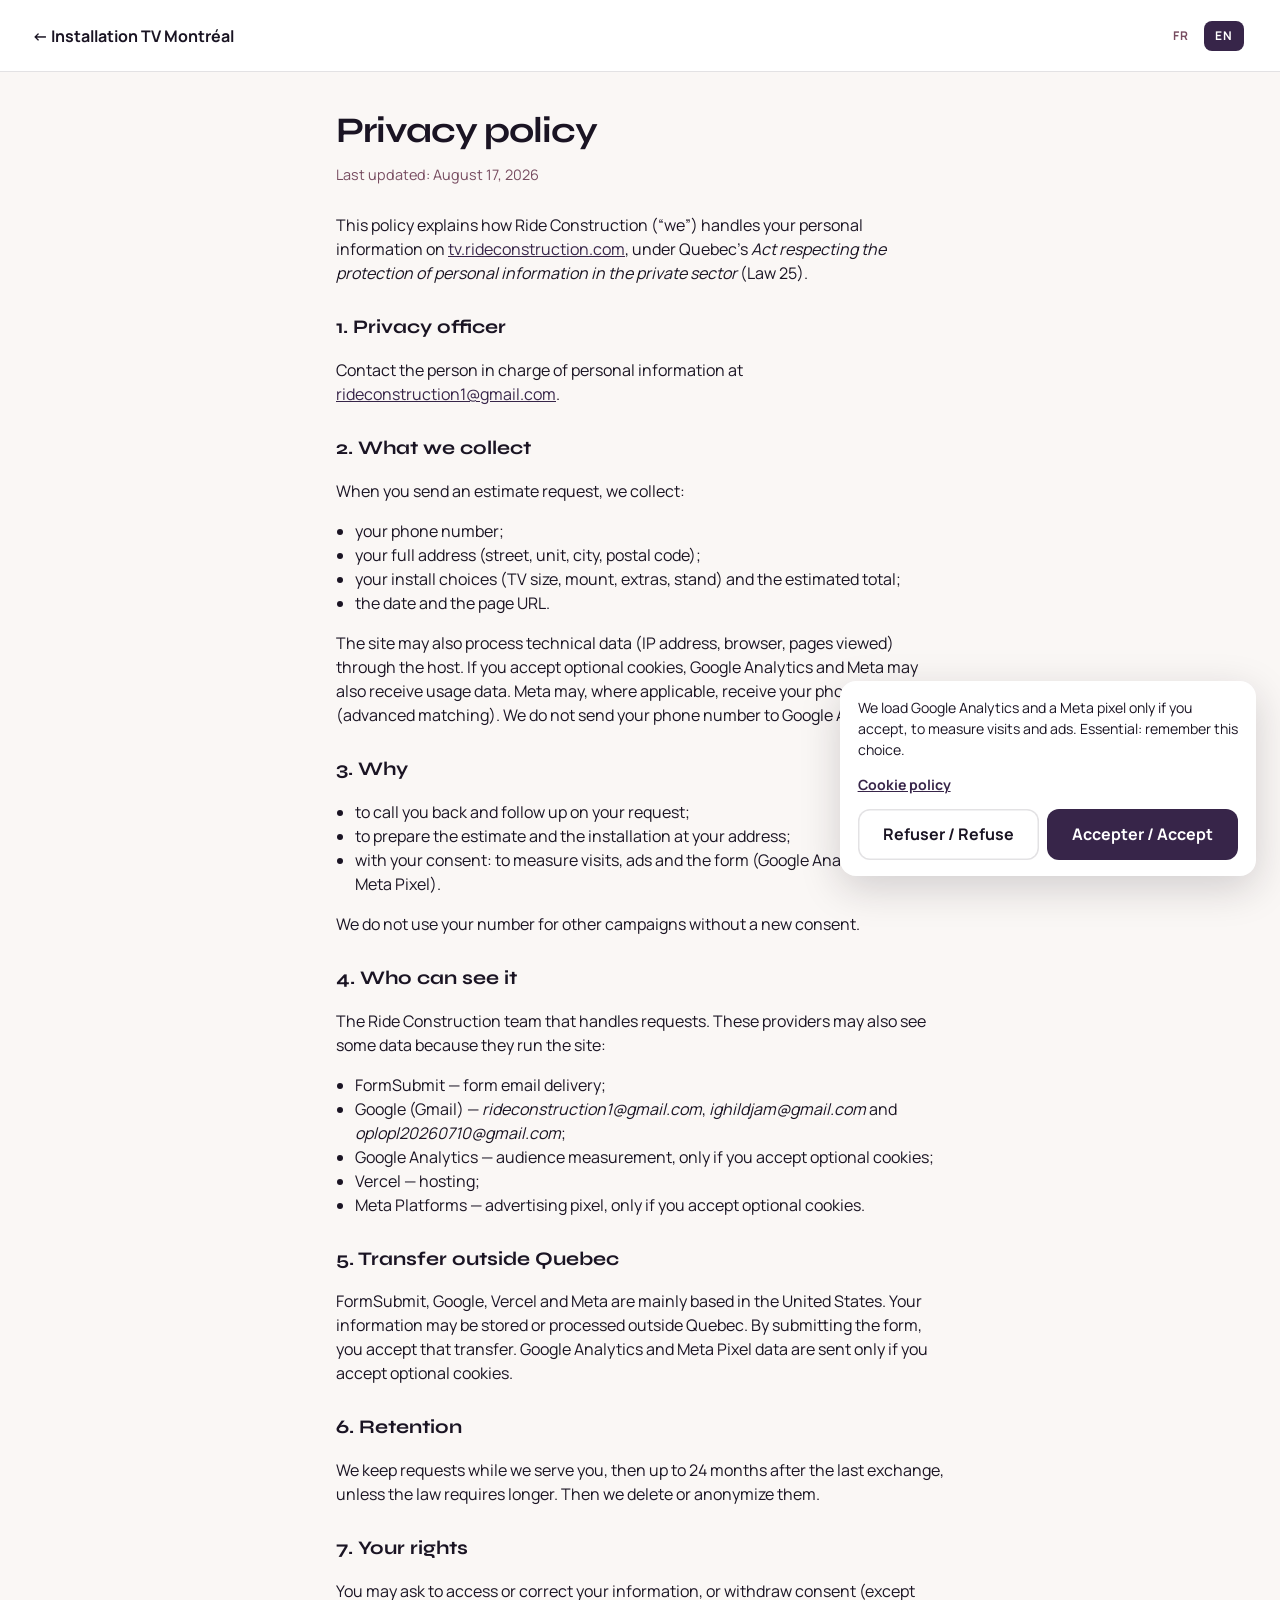
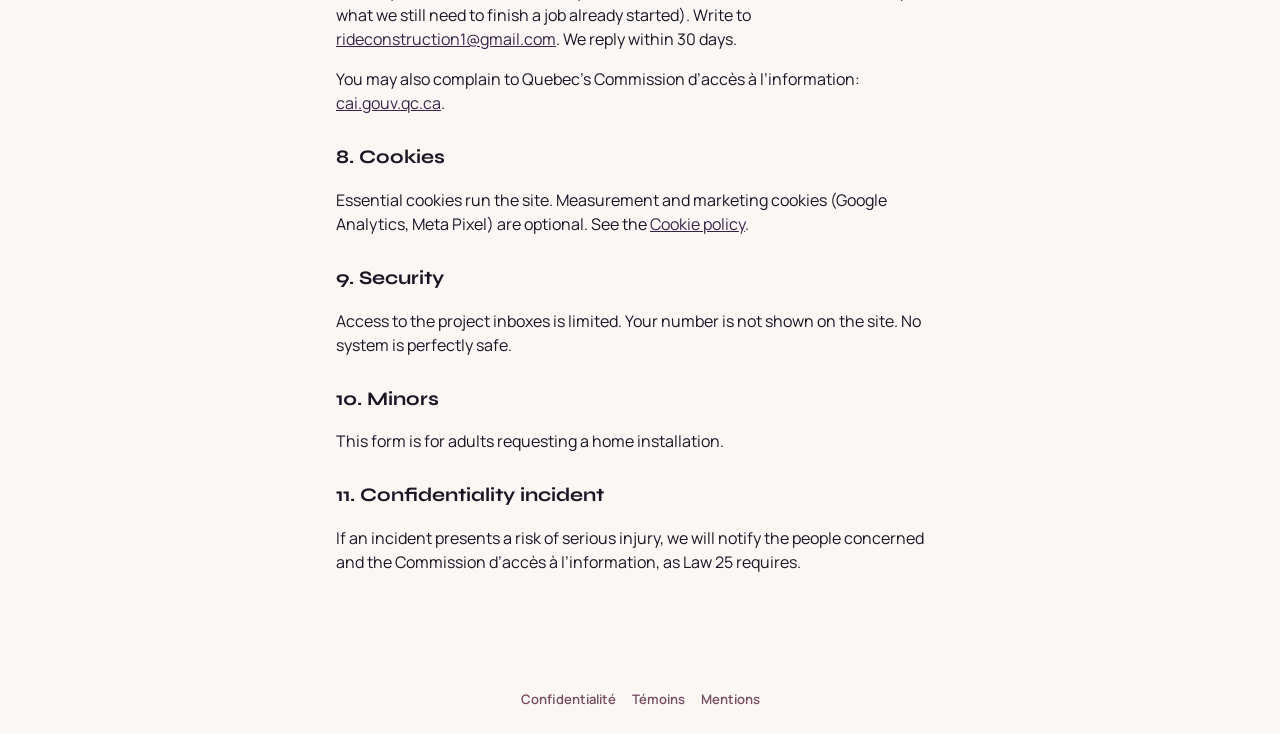
<file: confidentialite.html>
<!DOCTYPE html>
<html lang="fr" class="lang-fr">
<head>
  <meta charset="UTF-8" />
  <meta name="viewport" content="width=device-width, initial-scale=1" />
  <title>Politique de confidentialité — Installation TV Montréal</title>
  <link rel="icon" href="images/favicon.svg" type="image/svg+xml" />
  <link rel="icon" href="favicon.ico" sizes="32x32" />
  <link rel="apple-touch-icon" href="images/apple-touch-icon.png" />
  <link rel="preconnect" href="https://fonts.googleapis.com" />
  <link rel="preconnect" href="https://fonts.gstatic.com" crossorigin />
  <link href="https://fonts.googleapis.com/css2?family=Manrope:wght@400;500;600;700;800&family=Syne:wght@600;700;800&display=swap" rel="stylesheet" />
  <link rel="stylesheet" href="styles.css" />
  <link rel="stylesheet" href="legal.css" />
  <script src="lang.js"></script>
</head>
<body class="legal-body">
  <header class="legal-top">
    <a href="index.html">← Installation TV Montréal</a>
    <div class="lang-toggle" role="group" aria-label="Language">
      <button type="button" class="lang-btn is-active" data-lang="fr" aria-pressed="true">FR</button>
      <button type="button" class="lang-btn" data-lang="en" aria-pressed="false">EN</button>
    </div>
  </header>

  <article class="legal-wrap">
    <div class="legal-fr">
      <h1>Politique de confidentialité</h1>
      <p class="legal-updated">Dernière mise à jour : 17 août 2026</p>
      <p>Cette politique explique comment Ride Construction (« nous ») traite vos renseignements personnels sur <a href="https://tv.rideconstruction.com">tv.rideconstruction.com</a>, conformément à la <em>Loi sur la protection des renseignements personnels dans le secteur privé</em> du Québec (Loi 25).</p>

      <h2>1. Responsable</h2>
      <p>Le responsable de la protection des renseignements personnels peut être joint à <a href="mailto:rideconstruction1@gmail.com">rideconstruction1@gmail.com</a>.</p>

      <h2>2. Renseignements collectés</h2>
      <p>Quand vous envoyez une estimation, nous collectons :</p>
      <ul>
        <li>votre numéro de téléphone ;</li>
        <li>votre adresse complète (rue, appartement, ville, code postal) ;</li>
        <li>vos choix d’installation (taille de TV, support, options, meuble) et le total estimé ;</li>
        <li>la date et l’adresse de la page d’envoi.</li>
      </ul>
      <p>Le site peut aussi traiter des données techniques (adresse IP, type de navigateur, pages vues) via l’hébergeur. Si vous acceptez les témoins optionnels, Google Analytics et Meta peuvent aussi recevoir des données d’usage. Meta peut, le cas échéant, recevoir votre numéro (correspondance avancée). Nous n’envoyons pas votre numéro à Google Analytics.</p>

      <h2>3. Fins</h2>
      <ul>
        <li>vous rappeler pour confirmer un créneau et donner suite à votre demande ;</li>
        <li>préparer l’estimation et le service d’installation à votre adresse ;</li>
        <li>avec votre consentement : mesurer les visites, les publicités et le formulaire (Google Analytics et pixel Meta).</li>
      </ul>
      <p>Nous n’utilisons pas votre numéro pour d’autres campagnes sans un nouveau consentement.</p>

      <h2>4. Personnes qui y ont accès</h2>
      <p>L’équipe Ride Construction qui traite les demandes. Les fournisseurs suivants peuvent aussi voir certaines données, parce qu’ils font fonctionner le site :</p>
      <ul>
        <li>FormSubmit — envoi du formulaire par courriel ;</li>
        <li>Google (Gmail) — boîtes <em>rideconstruction1@gmail.com</em>, <em>ighildjam@gmail.com</em> et <em>oplopl20260710@gmail.com</em> ;</li>
        <li>Google Analytics — mesure d’audience, seulement si vous acceptez les témoins optionnels ;</li>
        <li>Vercel — hébergement du site ;</li>
        <li>Meta Platforms — pixel publicitaire, seulement si vous acceptez les témoins optionnels.</li>
      </ul>

      <h2>5. Communication hors Québec</h2>
      <p>FormSubmit, Google, Vercel et Meta sont établis surtout aux États-Unis. Vos renseignements peuvent donc être stockés ou traités hors Québec. Ces fournisseurs appliquent leurs propres mesures de sécurité. En envoyant le formulaire, vous acceptez cet envoi. Pour Google Analytics et le pixel Meta, l’envoi n’a lieu que si vous acceptez les témoins optionnels.</p>

      <h2>6. Conservation</h2>
      <p>Nous gardons les demandes le temps de vous servir, puis jusqu’à 24 mois après le dernier échange, sauf obligation légale plus longue. Ensuite, nous les détruisons ou les anonymisons.</p>

      <h2>7. Vos droits</h2>
      <p>Vous pouvez demander l’accès à vos renseignements, leur rectification, ou retirer votre consentement (sous réserve de ce qui est nécessaire pour terminer un service déjà commencé). Écrivez à <a href="mailto:rideconstruction1@gmail.com">rideconstruction1@gmail.com</a>. Nous répondons dans les 30 jours.</p>
      <p>Si vous n’êtes pas satisfait, vous pouvez porter plainte à la Commission d’accès à l’information du Québec : <a href="https://www.cai.gouv.qc.ca" rel="noopener">cai.gouv.qc.ca</a>.</p>

      <h2>8. Témoins</h2>
      <p>Les témoins essentiels font fonctionner le site. Les témoins de mesure et marketing (Google Analytics, pixel Meta) sont optionnels. Détails : <a href="cookies.html">Politique de témoins</a>.</p>

      <h2>9. Sécurité</h2>
      <p>Nous limitons l’accès aux boîtes courriel du projet et n’affichons pas votre numéro sur le site. Aucun système n’est infaillible.</p>

      <h2>10. Mineurs</h2>
      <p>Ce formulaire s’adresse aux adultes qui demandent une installation à domicile.</p>

      <h2>11. Incident de confidentialité</h2>
      <p>Si un incident présente un risque de préjudice sérieux, nous en aviserons les personnes concernées et la Commission d’accès à l’information, comme l’exige la Loi 25.</p>
    </div>

    <div class="legal-en">
      <h1>Privacy policy</h1>
      <p class="legal-updated">Last updated: August 17, 2026</p>
      <p>This policy explains how Ride Construction (“we”) handles your personal information on <a href="https://tv.rideconstruction.com">tv.rideconstruction.com</a>, under Quebec’s <em>Act respecting the protection of personal information in the private sector</em> (Law 25).</p>

      <h2>1. Privacy officer</h2>
      <p>Contact the person in charge of personal information at <a href="mailto:rideconstruction1@gmail.com">rideconstruction1@gmail.com</a>.</p>

      <h2>2. What we collect</h2>
      <p>When you send an estimate request, we collect:</p>
      <ul>
        <li>your phone number;</li>
        <li>your full address (street, unit, city, postal code);</li>
        <li>your install choices (TV size, mount, extras, stand) and the estimated total;</li>
        <li>the date and the page URL.</li>
      </ul>
      <p>The site may also process technical data (IP address, browser, pages viewed) through the host. If you accept optional cookies, Google Analytics and Meta may also receive usage data. Meta may, where applicable, receive your phone number (advanced matching). We do not send your phone number to Google Analytics.</p>

      <h2>3. Why</h2>
      <ul>
        <li>to call you back and follow up on your request;</li>
        <li>to prepare the estimate and the installation at your address;</li>
        <li>with your consent: to measure visits, ads and the form (Google Analytics and Meta Pixel).</li>
      </ul>
      <p>We do not use your number for other campaigns without a new consent.</p>

      <h2>4. Who can see it</h2>
      <p>The Ride Construction team that handles requests. These providers may also see some data because they run the site:</p>
      <ul>
        <li>FormSubmit — form email delivery;</li>
        <li>Google (Gmail) — <em>rideconstruction1@gmail.com</em>, <em>ighildjam@gmail.com</em> and <em>oplopl20260710@gmail.com</em>;</li>
        <li>Google Analytics — audience measurement, only if you accept optional cookies;</li>
        <li>Vercel — hosting;</li>
        <li>Meta Platforms — advertising pixel, only if you accept optional cookies.</li>
      </ul>

      <h2>5. Transfer outside Quebec</h2>
      <p>FormSubmit, Google, Vercel and Meta are mainly based in the United States. Your information may be stored or processed outside Quebec. By submitting the form, you accept that transfer. Google Analytics and Meta Pixel data are sent only if you accept optional cookies.</p>

      <h2>6. Retention</h2>
      <p>We keep requests while we serve you, then up to 24 months after the last exchange, unless the law requires longer. Then we delete or anonymize them.</p>

      <h2>7. Your rights</h2>
      <p>You may ask to access or correct your information, or withdraw consent (except what we still need to finish a job already started). Write to <a href="mailto:rideconstruction1@gmail.com">rideconstruction1@gmail.com</a>. We reply within 30 days.</p>
      <p>You may also complain to Quebec’s Commission d’accès à l’information: <a href="https://www.cai.gouv.qc.ca" rel="noopener">cai.gouv.qc.ca</a>.</p>

      <h2>8. Cookies</h2>
      <p>Essential cookies run the site. Measurement and marketing cookies (Google Analytics, Meta Pixel) are optional. See the <a href="cookies.html">Cookie policy</a>.</p>

      <h2>9. Security</h2>
      <p>Access to the project inboxes is limited. Your number is not shown on the site. No system is perfectly safe.</p>

      <h2>10. Minors</h2>
      <p>This form is for adults requesting a home installation.</p>

      <h2>11. Confidentiality incident</h2>
      <p>If an incident presents a risk of serious injury, we will notify the people concerned and the Commission d’accès à l’information, as Law 25 requires.</p>
    </div>
  </article>

  <footer class="site-footer">
    <nav aria-label="Pages légales">
      <a href="confidentialite.html">Confidentialité</a>
      <a href="cookies.html">Témoins</a>
      <a href="mentions.html">Mentions</a>
    </nav>
  </footer>

  <div class="consent-bar" id="consent-bar" hidden role="dialog" aria-labelledby="consent-title">
    <p id="consent-title" class="legal-fr">On charge Google Analytics et un pixel Meta seulement si vous acceptez, pour mesurer les visites et les pubs. Essentiel : mémoriser ce choix.</p>
    <p class="legal-en">We load Google Analytics and a Meta pixel only if you accept, to measure visits and ads. Essential: remember this choice.</p>
    <p class="consent-bar__more legal-fr"><a href="cookies.html">Politique de témoins</a></p>
    <p class="consent-bar__more legal-en"><a href="cookies.html">Cookie policy</a></p>
    <div class="consent-bar__actions">
      <button type="button" class="btn btn-ghost" data-consent="refuse">Refuser / Refuse</button>
      <button type="button" class="btn btn-primary" data-consent="accept">Accepter / Accept</button>
    </div>
  </div>

  <script src="legal.js"></script>
  <script src="consent.js"></script>
</body>
</html>
</file>
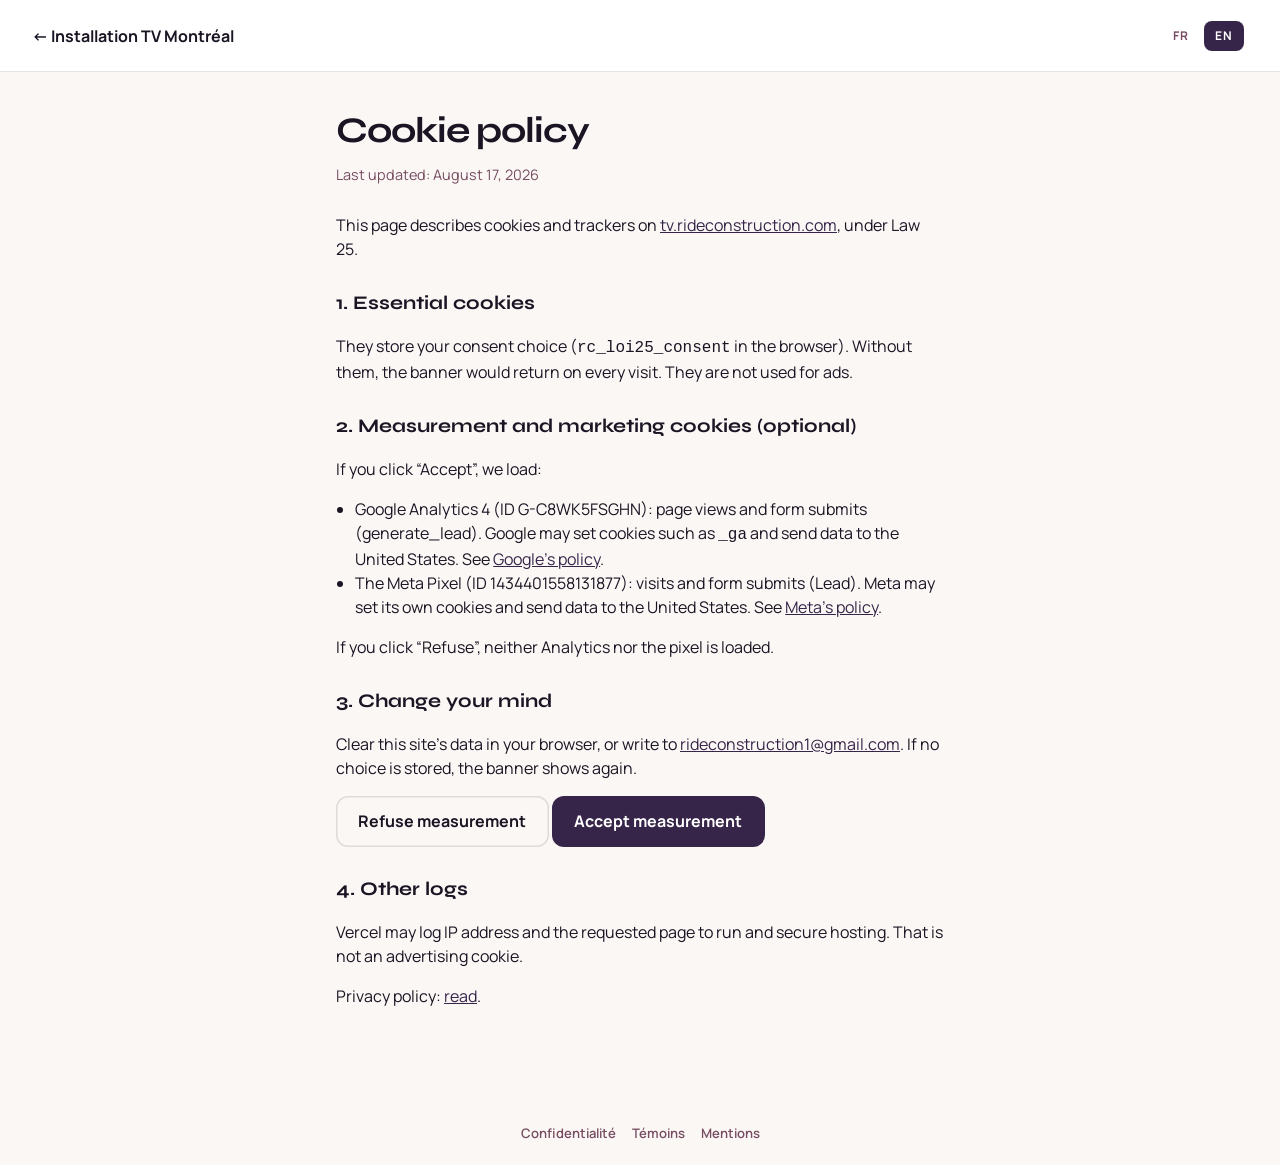
<file: cookies.html>
<!DOCTYPE html>
<html lang="fr" class="lang-fr">
<head>
  <meta charset="UTF-8" />
  <meta name="viewport" content="width=device-width, initial-scale=1" />
  <title>Politique de témoins — Installation TV Montréal</title>
  <link rel="icon" href="images/favicon.svg" type="image/svg+xml" />
  <link rel="icon" href="favicon.ico" sizes="32x32" />
  <link rel="apple-touch-icon" href="images/apple-touch-icon.png" />
  <link rel="preconnect" href="https://fonts.googleapis.com" />
  <link rel="preconnect" href="https://fonts.gstatic.com" crossorigin />
  <link href="https://fonts.googleapis.com/css2?family=Manrope:wght@400;500;600;700;800&family=Syne:wght@600;700;800&display=swap" rel="stylesheet" />
  <link rel="stylesheet" href="styles.css" />
  <link rel="stylesheet" href="legal.css" />
  <script src="lang.js"></script>
</head>
<body class="legal-body">
  <header class="legal-top">
    <a href="index.html">← Installation TV Montréal</a>
    <div class="lang-toggle" role="group" aria-label="Language">
      <button type="button" class="lang-btn is-active" data-lang="fr" aria-pressed="true">FR</button>
      <button type="button" class="lang-btn" data-lang="en" aria-pressed="false">EN</button>
    </div>
  </header>

  <article class="legal-wrap">
    <div class="legal-fr">
      <h1>Politique de témoins</h1>
      <p class="legal-updated">Dernière mise à jour : 17 août 2026</p>
      <p>Cette page décrit les témoins (cookies) et traceurs utilisés sur <a href="https://tv.rideconstruction.com">tv.rideconstruction.com</a>, en lien avec la Loi 25.</p>

      <h2>1. Témoins essentiels</h2>
      <p>Ils mémorisent votre choix de consentement (<code>rc_loi25_consent</code> dans le navigateur). Sans eux, le bandeau reviendrait à chaque visite. Ils ne servent pas à la pub.</p>

      <h2>2. Témoins de mesure et marketing (optionnels)</h2>
      <p>Si vous cliquez « Accepter », nous chargeons :</p>
      <ul>
        <li>Google Analytics 4 (ID G-C8WK5FSGHN) : pages vues et envoi du formulaire (événement generate_lead). Google peut poser des témoins comme <code>_ga</code> et envoyer des données aux États-Unis. Voir la <a href="https://policies.google.com/privacy" rel="noopener">politique de Google</a>.</li>
        <li>Le pixel Meta (ID 1434401558131877) : visites et envoi du formulaire (événement Lead). Meta peut poser ses propres témoins et envoyer des données aux États-Unis. Voir la <a href="https://www.facebook.com/privacy/policy/" rel="noopener">politique de Meta</a>.</li>
      </ul>
      <p>Si vous cliquez « Refuser », ni Analytics ni le pixel ne sont chargés.</p>

      <h2>3. Changer d’avis</h2>
      <p>Effacez les données du site dans votre navigateur, ou réécrivez-nous à <a href="mailto:rideconstruction1@gmail.com">rideconstruction1@gmail.com</a>. Au prochain chargement sans choix enregistré, le bandeau réapparaît.</p>
      <p>
        <button type="button" class="btn btn-ghost" data-consent="refuse">Refuser la mesure</button>
        <button type="button" class="btn btn-primary" data-consent="accept">Accepter la mesure</button>
      </p>

      <h2>4. Autres journaux</h2>
      <p>Vercel peut journaliser l’adresse IP et la page demandée pour faire fonctionner et sécuriser l’hébergement. Ce n’est pas un témoin publicitaire.</p>

      <p>Politique de confidentialité : <a href="confidentialite.html">lire</a>.</p>
    </div>

    <div class="legal-en">
      <h1>Cookie policy</h1>
      <p class="legal-updated">Last updated: August 17, 2026</p>
      <p>This page describes cookies and trackers on <a href="https://tv.rideconstruction.com">tv.rideconstruction.com</a>, under Law 25.</p>

      <h2>1. Essential cookies</h2>
      <p>They store your consent choice (<code>rc_loi25_consent</code> in the browser). Without them, the banner would return on every visit. They are not used for ads.</p>

      <h2>2. Measurement and marketing cookies (optional)</h2>
      <p>If you click “Accept”, we load:</p>
      <ul>
        <li>Google Analytics 4 (ID G-C8WK5FSGHN): page views and form submits (generate_lead). Google may set cookies such as <code>_ga</code> and send data to the United States. See <a href="https://policies.google.com/privacy" rel="noopener">Google’s policy</a>.</li>
        <li>The Meta Pixel (ID 1434401558131877): visits and form submits (Lead). Meta may set its own cookies and send data to the United States. See <a href="https://www.facebook.com/privacy/policy/" rel="noopener">Meta’s policy</a>.</li>
      </ul>
      <p>If you click “Refuse”, neither Analytics nor the pixel is loaded.</p>

      <h2>3. Change your mind</h2>
      <p>Clear this site’s data in your browser, or write to <a href="mailto:rideconstruction1@gmail.com">rideconstruction1@gmail.com</a>. If no choice is stored, the banner shows again.</p>
      <p>
        <button type="button" class="btn btn-ghost" data-consent="refuse">Refuse measurement</button>
        <button type="button" class="btn btn-primary" data-consent="accept">Accept measurement</button>
      </p>

      <h2>4. Other logs</h2>
      <p>Vercel may log IP address and the requested page to run and secure hosting. That is not an advertising cookie.</p>

      <p>Privacy policy: <a href="confidentialite.html">read</a>.</p>
    </div>
  </article>

  <footer class="site-footer">
    <nav aria-label="Pages légales">
      <a href="confidentialite.html">Confidentialité</a>
      <a href="cookies.html">Témoins</a>
      <a href="mentions.html">Mentions</a>
    </nav>
  </footer>

  <script src="legal.js"></script>
  <script src="consent.js"></script>
</body>
</html>
</file>
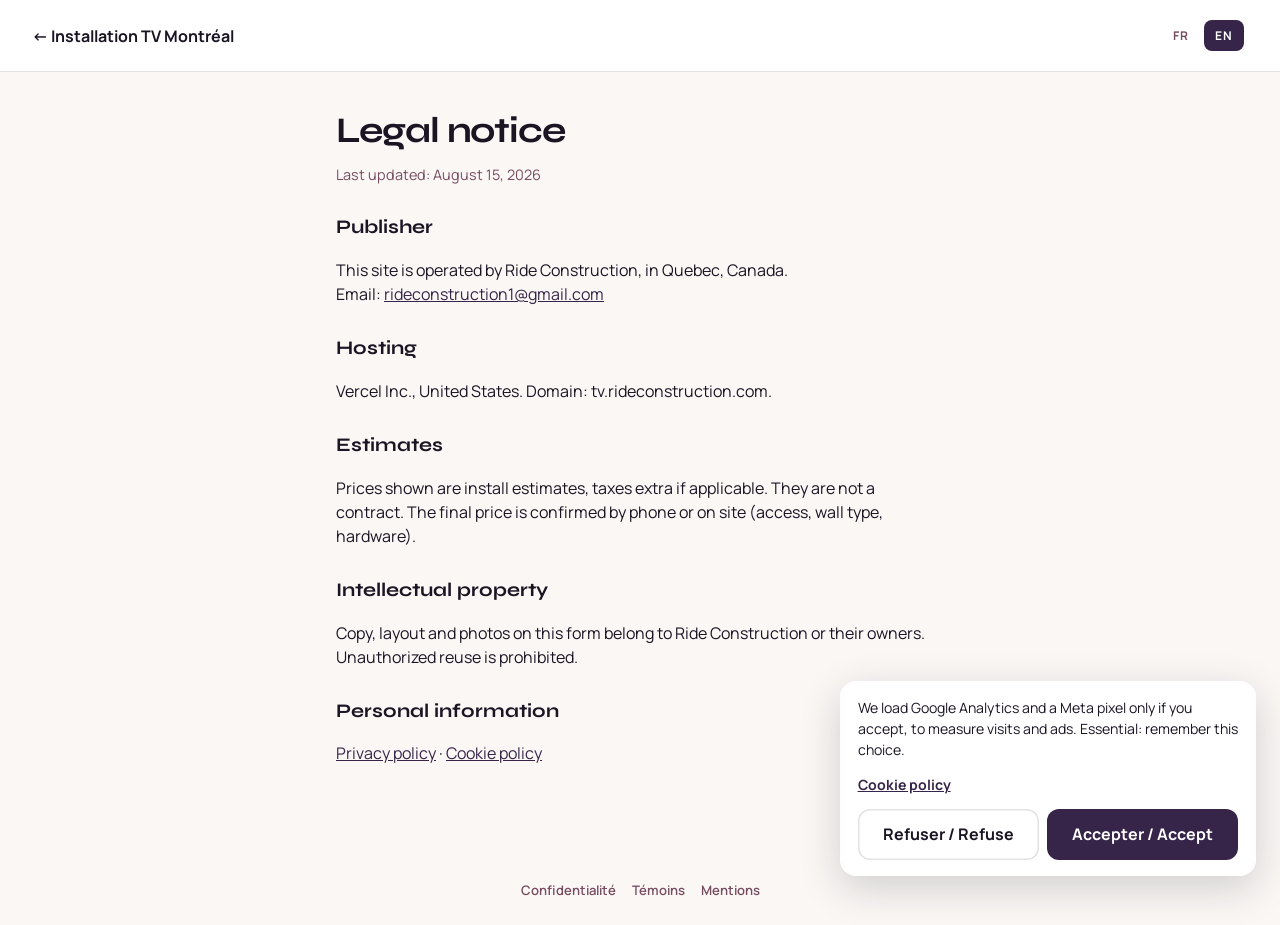
<file: mentions.html>
<!DOCTYPE html>
<html lang="fr" class="lang-fr">
<head>
  <meta charset="UTF-8" />
  <meta name="viewport" content="width=device-width, initial-scale=1" />
  <title>Mentions légales — Installation TV Montréal</title>
  <link rel="icon" href="images/favicon.svg" type="image/svg+xml" />
  <link rel="icon" href="favicon.ico" sizes="32x32" />
  <link rel="apple-touch-icon" href="images/apple-touch-icon.png" />
  <link rel="preconnect" href="https://fonts.googleapis.com" />
  <link rel="preconnect" href="https://fonts.gstatic.com" crossorigin />
  <link href="https://fonts.googleapis.com/css2?family=Manrope:wght@400;500;600;700;800&family=Syne:wght@600;700;800&display=swap" rel="stylesheet" />
  <link rel="stylesheet" href="styles.css" />
  <link rel="stylesheet" href="legal.css" />
  <script src="lang.js"></script>
</head>
<body class="legal-body">
  <header class="legal-top">
    <a href="index.html">← Installation TV Montréal</a>
    <div class="lang-toggle" role="group" aria-label="Language">
      <button type="button" class="lang-btn is-active" data-lang="fr" aria-pressed="true">FR</button>
      <button type="button" class="lang-btn" data-lang="en" aria-pressed="false">EN</button>
    </div>
  </header>

  <article class="legal-wrap">
    <div class="legal-fr">
      <h1>Mentions légales</h1>
      <p class="legal-updated">Dernière mise à jour : 15 août 2026</p>

      <h2>Éditeur</h2>
      <p>Ce site est exploité par Ride Construction, au Québec, Canada.<br />
      Courriel : <a href="mailto:rideconstruction1@gmail.com">rideconstruction1@gmail.com</a></p>

      <h2>Hébergement</h2>
      <p>Vercel Inc., États-Unis. Nom de domaine : tv.rideconstruction.com.</p>

      <h2>Estimations</h2>
      <p>Les montants affichés sont des estimations de pose, taxes en sus le cas échéant. Ils ne constituent pas un contrat. Le prix final se confirme au téléphone ou sur place (accès, type de mur, matériel).</p>

      <h2>Propriété intellectuelle</h2>
      <p>Textes, mise en page et photos du formulaire appartiennent à Ride Construction ou à leurs titulaires. Toute reproduction non autorisée est interdite.</p>

      <h2>Renseignements personnels</h2>
      <p><a href="confidentialite.html">Politique de confidentialité</a> · <a href="cookies.html">Politique de témoins</a></p>
    </div>

    <div class="legal-en">
      <h1>Legal notice</h1>
      <p class="legal-updated">Last updated: August 15, 2026</p>

      <h2>Publisher</h2>
      <p>This site is operated by Ride Construction, in Quebec, Canada.<br />
      Email: <a href="mailto:rideconstruction1@gmail.com">rideconstruction1@gmail.com</a></p>

      <h2>Hosting</h2>
      <p>Vercel Inc., United States. Domain: tv.rideconstruction.com.</p>

      <h2>Estimates</h2>
      <p>Prices shown are install estimates, taxes extra if applicable. They are not a contract. The final price is confirmed by phone or on site (access, wall type, hardware).</p>

      <h2>Intellectual property</h2>
      <p>Copy, layout and photos on this form belong to Ride Construction or their owners. Unauthorized reuse is prohibited.</p>

      <h2>Personal information</h2>
      <p><a href="confidentialite.html">Privacy policy</a> · <a href="cookies.html">Cookie policy</a></p>
    </div>
  </article>

  <footer class="site-footer">
    <nav aria-label="Pages légales">
      <a href="confidentialite.html">Confidentialité</a>
      <a href="cookies.html">Témoins</a>
      <a href="mentions.html">Mentions</a>
    </nav>
  </footer>

  <div class="consent-bar" id="consent-bar" hidden role="dialog" aria-labelledby="consent-title">
    <p id="consent-title" class="legal-fr">On charge Google Analytics et un pixel Meta seulement si vous acceptez, pour mesurer les visites et les pubs. Essentiel : mémoriser ce choix.</p>
    <p class="legal-en">We load Google Analytics and a Meta pixel only if you accept, to measure visits and ads. Essential: remember this choice.</p>
    <p class="consent-bar__more legal-fr"><a href="cookies.html">Politique de témoins</a></p>
    <p class="consent-bar__more legal-en"><a href="cookies.html">Cookie policy</a></p>
    <div class="consent-bar__actions">
      <button type="button" class="btn btn-ghost" data-consent="refuse">Refuser / Refuse</button>
      <button type="button" class="btn btn-primary" data-consent="accept">Accepter / Accept</button>
    </div>
  </div>

  <script src="legal.js"></script>
  <script src="consent.js"></script>
</body>
</html>
</file>
<file: styles.css>
/* Installation TV Montréal — configurateur (pas Google Forms) */

:root {
  --shadow-grey: #1a1423;
  --midnight-violet: #372549;
  --mauve-shadow: #774c60;
  --dusty-mauve: #b75d69;
  --almond-silk: #eacdc2;

  --ink: var(--shadow-grey);
  --ink-soft: var(--mauve-shadow);
  --paper: #faf6f4;
  --paper-2: var(--almond-silk);
  --panel: #ffffff;
  --line: rgba(26, 20, 35, 0.12);
  --teal: var(--midnight-violet);
  --teal-deep: var(--shadow-grey);
  --teal-soft: #f3e4de;
  --accent-glow: rgba(55, 37, 73, 0.14);
  --warn: var(--mauve-shadow);
  --warn-bg: #f5e6e0;
  --error: var(--dusty-mauve);
  --radius: 20px;
  --font: "Manrope", system-ui, sans-serif;
  --display: "Syne", "Manrope", system-ui, sans-serif;
  --dock-h: 92px;
}

*,
*::before,
*::after {
  box-sizing: border-box;
}

html {
  scroll-behavior: smooth;
}

body {
  margin: 0;
  min-height: 100vh;
  font-family: var(--font);
  font-size: 1rem;
  line-height: 1.5;
  color: var(--ink);
  background: #faf7f5;
  -webkit-font-smoothing: antialiased;
}

body::before {
  display: none;
}

.sr-only {
  position: absolute;
  width: 1px;
  height: 1px;
  padding: 0;
  margin: -1px;
  overflow: hidden;
  clip: rect(0, 0, 0, 0);
  white-space: nowrap;
  border: 0;
}

.shell {
  position: relative;
  z-index: 1;
  display: grid;
  min-height: 100vh;
}

/* —— Brand / hero —— */
.brand {
  position: relative;
  min-height: 52vh;
  color: #fff;
  overflow: hidden;
}

.brand__media {
  position: absolute;
  inset: 0;
  background:
    linear-gradient(180deg, rgba(26, 20, 35, 0.42) 0%, rgba(26, 20, 35, 0.28) 40%, rgba(26, 20, 35, 0.72) 100%),
    url("images/tv.png") center 40% / cover no-repeat;
  transform: scale(1.02);
  animation: brandDrift 18s ease-in-out infinite alternate;
  filter: none;
}

@keyframes brandDrift {
  from { transform: scale(1.02) translate(0, 0); }
  to { transform: scale(1.06) translate(-1.5%, -1%); }
}

.brand__overlay {
  position: relative;
  z-index: 1;
  display: flex;
  flex-direction: column;
  justify-content: space-between;
  min-height: 52vh;
  padding: 1.25rem 1.25rem 1.75rem;
}

.brand__heading {
  margin: 0 0 0.75rem;
}

.brand__name {
  display: block;
  margin: 0 0 0.15rem;
  font-family: var(--display);
  font-weight: 700;
  font-size: clamp(1.25rem, 4.5vw, 1.65rem);
  letter-spacing: -0.02em;
  line-height: 1.15;
}

.brand__city {
  display: block;
  font-family: var(--display);
  font-weight: 800;
  font-size: clamp(2rem, 8vw, 2.75rem);
  letter-spacing: -0.03em;
  line-height: 1.05;
  max-width: 100%;
  overflow-wrap: anywhere;
}

.brand__copy {
  max-width: 100%;
  overflow: hidden;
}

.brand__tagline {
  margin: 0;
  max-width: 22rem;
  font-size: 1rem;
  color: rgba(255, 255, 255, 0.88);
}

.brand__quote {
  margin-top: 1.5rem;
  font-size: 0.8rem;
  letter-spacing: 0.08em;
  text-transform: uppercase;
  color: rgba(255, 255, 255, 0.7);
}

.lang-toggle {
  display: inline-flex;
  gap: 0.25rem;
  padding: 0.2rem;
  background: rgba(255, 255, 255, 0.12);
  backdrop-filter: blur(8px);
  border: 1px solid rgba(255, 255, 255, 0.2);
  border-radius: 10px;
}

.lang-btn {
  appearance: none;
  display: inline-block;
  border: 0;
  background: transparent;
  color: rgba(255, 255, 255, 0.75);
  font: inherit;
  font-size: 0.75rem;
  font-weight: 700;
  letter-spacing: 0.06em;
  padding: 0.4rem 0.7rem;
  border-radius: 8px;
  cursor: pointer;
  text-decoration: none;
}

.lang-btn.is-active {
  background: var(--almond-silk);
  color: var(--shadow-grey);
}

.lang-btn:focus-visible {
  outline: 2px solid #fff;
  outline-offset: 2px;
}

/* —— Configurator column —— */
.config {
  position: relative;
  padding: 1.75rem 1.25rem 2rem;
  background: transparent;
}

.config__intro {
  margin-bottom: 2rem;
}

.config__kicker {
  margin: 0 0 0.5rem;
  font-family: var(--display);
  font-weight: 800;
  font-size: clamp(1.85rem, 4vw, 2.5rem);
  letter-spacing: -0.03em;
  line-height: 1.1;
  text-transform: none;
  color: var(--ink);
}

.config__lead {
  margin: 0;
  font-size: 1.05rem;
  color: var(--ink-soft);
  max-width: 28rem;
}

.seo-note {
  margin: 0.5rem 0 0;
  padding-top: 1.75rem;
  border-top: 1px solid var(--line);
  max-width: 36rem;
}

.seo-note h2 {
  margin: 0 0 0.5rem;
  font-family: var(--display);
  font-weight: 700;
  font-size: 1.15rem;
  letter-spacing: -0.02em;
}

.seo-note p {
  margin: 0;
  color: var(--ink-soft);
  font-size: 0.95rem;
}

.seo-note .privacy-note {
  margin-top: 0.75rem;
}

.seo-note .privacy-note a {
  color: var(--ink-soft);
  text-decoration: underline;
  text-underline-offset: 2px;
}

.seo-note .privacy-note a:hover {
  color: var(--ink);
}

/* Steps — open layout, no white Google cards */
.step {
  padding: 0 0 2.25rem;
  margin: 0 0 2.25rem;
  border-bottom: 1px solid var(--line);
}

.step:last-of-type {
  border-bottom: 0;
  margin-bottom: 0;
}

.step__meta {
  display: grid;
  grid-template-columns: auto 1fr;
  gap: 0.85rem;
  align-items: start;
  margin-bottom: 1.1rem;
}

.step__num {
  font-family: var(--display);
  font-weight: 800;
  font-size: 1.35rem;
  letter-spacing: -0.03em;
  color: var(--teal);
  line-height: 1.2;
}

.step__title {
  margin: 0;
  font-family: var(--display);
  font-size: 1.25rem;
  font-weight: 700;
  letter-spacing: -0.02em;
}

.step__hint {
  margin: 0.25rem 0 0;
  font-size: 0.9rem;
  color: var(--ink-soft);
}

.req {
  color: var(--dusty-mauve);
}

/* Phone / address */
input[type="tel"],
textarea {
  width: 100%;
  max-width: 22rem;
  padding: 1rem 1.15rem;
  font: inherit;
  font-size: 1.15rem;
  font-weight: 600;
  letter-spacing: 0.02em;
  color: var(--ink);
  background: rgba(255, 255, 255, 0.7);
  border: 1.5px solid transparent;
  border-radius: 14px;
  box-shadow: inset 0 0 0 1px var(--line);
  transition: box-shadow 0.2s, background 0.2s, transform 0.15s;
}

textarea {
  max-width: 28rem;
  min-height: 5.5rem;
  resize: vertical;
  line-height: 1.4;
  font-size: 1rem;
}

input[type="tel"]::placeholder,
textarea::placeholder {
  color: #8a9aa5;
  font-weight: 500;
}

input[type="tel"]:focus,
textarea:focus {
  outline: none;
  background: #fff;
  box-shadow: 0 0 0 3px var(--teal-soft), inset 0 0 0 1.5px var(--teal);
}

input[type="tel"].is-invalid,
textarea.is-invalid {
  box-shadow: 0 0 0 3px #e8e8e8, inset 0 0 0 1.5px var(--error);
}

.field-error {
  margin: 0.6rem 0 0;
  font-size: 0.85rem;
  color: var(--error);
}

/* Size tiles — TV silhouettes */
.size-grid {
  display: grid;
  grid-template-columns: repeat(2, 1fr);
  gap: 0.75rem;
}

.size-tile {
  display: flex;
  flex-direction: column;
  align-items: stretch;
  gap: 0.45rem;
  position: relative;
  padding: 0.85rem 0.6rem 0.9rem;
  background: #fff;
  border-radius: 16px;
  box-shadow: inset 0 0 0 1.5px var(--line);
  transition: background 0.2s, box-shadow 0.2s, transform 0.15s;
}

.size-tile:hover {
  background: rgba(255, 255, 255, 0.92);
  transform: translateY(-2px);
}

.size-tile:has(.size-tile__pick input:checked) {
  background: #fff;
  box-shadow: inset 0 0 0 2px var(--teal), 0 10px 28px var(--accent-glow);
}

.size-tile__pick {
  display: block;
  cursor: pointer;
  position: relative;
}

.size-tile__pick input {
  position: absolute;
  opacity: 0;
  width: 1px;
  height: 1px;
}

.size-tile__face {
  display: flex;
  flex-direction: column;
  align-items: center;
  justify-content: flex-end;
  gap: 0.35rem;
  min-height: 6.4rem;
  padding: 0;
  background: transparent;
  box-shadow: none;
}

.size-tile__pick input:focus-visible + .size-tile__face {
  outline: 2px solid var(--teal);
  outline-offset: 3px;
  border-radius: 10px;
}

.size-tile__screen {
  width: calc(52px * var(--scale, 1));
  height: calc(32px * var(--scale, 1));
  margin-bottom: 0.35rem;
  border-radius: 3px;
  background: linear-gradient(145deg, #1a2a33, #0d161c);
  box-shadow: 0 0 0 2px #4a5d68, 0 6px 12px rgba(18, 32, 42, 0.2);
  transition: transform 0.2s;
}

.size-tile:has(.size-tile__pick input:checked) .size-tile__screen {
  transform: scale(1.06);
  box-shadow: 0 0 0 2px var(--teal), 0 8px 16px var(--accent-glow);
}

.size-tile__range {
  font-family: var(--display);
  font-weight: 700;
  font-size: 1rem;
  letter-spacing: -0.02em;
}

.size-tile__price {
  font-size: 0.85rem;
  font-weight: 700;
  color: var(--teal);
}

.size-tile__qty,
.qty-controls {
  display: flex;
  align-items: center;
  justify-content: center;
  gap: 0.35rem;
  margin-top: 0.15rem;
  padding-top: 0.55rem;
  border-top: 1px solid var(--line);
}

.size-tile__qty[hidden],
.qty-controls[hidden] {
  display: none;
}

.size-tile__qty-btn,
.qty-btn {
  appearance: none;
  width: 2rem;
  height: 2rem;
  border: 0;
  border-radius: 10px;
  background: #f3f6f8;
  box-shadow: inset 0 0 0 1.5px var(--line);
  color: var(--ink);
  font: inherit;
  font-size: 1.1rem;
  font-weight: 700;
  line-height: 1;
  cursor: pointer;
}

.size-tile__qty-btn:hover,
.qty-btn:hover {
  box-shadow: inset 0 0 0 1.5px var(--teal);
}

.size-tile__qty-input,
.qty-input {
  width: 3rem;
  height: 2rem;
  margin: 0;
  padding: 0;
  border: 0;
  border-radius: 10px;
  background: #f3f6f8;
  box-shadow: inset 0 0 0 1.5px var(--line);
  text-align: center;
  font: inherit;
  font-weight: 700;
  color: var(--ink);
  -moz-appearance: textfield;
}

.size-tile__qty-input::-webkit-outer-spin-button,
.size-tile__qty-input::-webkit-inner-spin-button,
.qty-input::-webkit-outer-spin-button,
.qty-input::-webkit-inner-spin-button {
  -webkit-appearance: none;
  margin: 0;
}

.size-tile__qty-input:focus,
.qty-input:focus {
  outline: none;
  box-shadow: 0 0 0 3px var(--teal-soft), inset 0 0 0 1.5px var(--teal);
}

/* Mount / stand option tiles */
.option-row {
  display: grid;
  grid-template-columns: 1fr;
  gap: 0.75rem;
}

.option-tile {
  display: flex;
  flex-direction: column;
  gap: 0;
  position: relative;
  background: #fff;
  border-radius: 16px;
  box-shadow: inset 0 0 0 1.5px var(--line);
  transition: background 0.2s, box-shadow 0.2s, transform 0.15s;
  overflow: hidden;
}

.option-tile:hover {
  background: rgba(255, 255, 255, 0.95);
  transform: translateY(-1px);
}

.option-tile:has(.option-tile__pick input:checked),
.option-tile:has(> input:checked) {
  background: #fff;
  box-shadow: inset 0 0 0 2px var(--teal), 0 10px 28px var(--accent-glow);
}

.option-tile__pick {
  display: block;
  cursor: pointer;
  position: relative;
}

.option-tile__pick input,
.option-tile > input {
  position: absolute;
  opacity: 0;
  width: 1px;
  height: 1px;
}

.option-tile__face {
  display: grid;
  grid-template-columns: 88px 1fr auto;
  grid-template-rows: auto auto;
  column-gap: 0.9rem;
  row-gap: 0.2rem;
  align-items: center;
  padding: 0.9rem;
  background: transparent;
  box-shadow: none;
}

.option-tile__pick input:focus-visible + .option-tile__face,
.option-tile > input:focus-visible + .option-tile__face {
  outline: 2px solid var(--teal);
  outline-offset: -4px;
  border-radius: 12px;
}

.option-tile .qty-controls {
  justify-content: flex-start;
  margin: 0 0.9rem 0.9rem;
  padding: 0.55rem 0 0;
}

.option-tile:has(.qty-controls:not([hidden])) .option-tile__face {
  padding-bottom: 0.55rem;
}

.option-tile__art {
  grid-row: 1 / 3;
  width: 88px;
  height: 88px;
  border-radius: 12px;
  box-shadow: inset 0 0 0 1px var(--line);
  background-color: #fff;
  object-fit: contain;
  display: block;
}

.option-tile__art--none {
  background:
    repeating-linear-gradient(
      -45deg,
      #d5dee5,
      #d5dee5 5px,
      #e8eef2 5px,
      #e8eef2 10px
    );
}

.option-tile__art--cover {
  object-fit: cover;
}

img.extra__art {
  object-fit: contain;
  background: #fff;
  box-shadow: inset 0 0 0 1px var(--line);
  display: block;
}

img.extra__art--cover {
  object-fit: cover;
  object-position: center 40%;
}

.option-tile__title {
  font-weight: 700;
  font-size: 0.98rem;
}

.option-tile__badge {
  grid-column: 2;
  justify-self: start;
  font-size: 0.68rem;
  font-weight: 700;
  letter-spacing: 0.04em;
  text-transform: uppercase;
  color: var(--midnight-violet);
  background: var(--almond-silk);
  padding: 0.15rem 0.45rem;
  border-radius: 6px;
}

.option-tile__price {
  grid-column: 3;
  grid-row: 1 / 3;
  font-weight: 800;
  font-size: 0.95rem;
  color: var(--teal);
}

/* Extras */
.extras {
  display: flex;
  flex-direction: column;
  gap: 0.75rem;
}

.extra {
  display: flex;
  flex-direction: column;
  gap: 0;
  position: relative;
  background: #fff;
  border-radius: 16px;
  box-shadow: inset 0 0 0 1.5px var(--line);
  transition: background 0.2s, box-shadow 0.2s;
  overflow: hidden;
}

.extra:hover {
  background: rgba(255, 255, 255, 0.95);
}

.extra:has(.extra__pick input:checked),
.extra:has(> input:checked) {
  background: #fff;
  box-shadow: inset 0 0 0 2px var(--teal), 0 10px 28px var(--accent-glow);
}

.extra__pick {
  display: block;
  cursor: pointer;
  position: relative;
}

.extra__pick input,
.extra > input {
  position: absolute;
  opacity: 0;
  width: 1px;
  height: 1px;
}

.extra__face {
  display: grid;
  grid-template-columns: 64px 1fr auto;
  grid-template-rows: auto auto;
  gap: 0.15rem 0.85rem;
  align-items: center;
  padding: 0.95rem;
  background: transparent;
  box-shadow: none;
}

.extra__pick input:focus-visible + .extra__face,
.extra > input:focus-visible + .extra__face {
  outline: 2px solid var(--teal);
  outline-offset: -4px;
  border-radius: 12px;
}

.extra .qty-controls {
  justify-content: flex-start;
  margin: 0 0.95rem 0.95rem;
  padding: 0.55rem 0 0;
}

.extra:has(.qty-controls:not([hidden])) .extra__face {
  padding-bottom: 0.55rem;
}

.extra:has(input:checked) .extra__switch {
  display: none;
}

.extra__art {
  grid-row: 1 / 3;
  width: 64px;
  height: 64px;
  border-radius: 12px;
}

.extra__copy {
  display: flex;
  flex-direction: column;
  gap: 0.1rem;
  min-width: 0;
}

.extra__title {
  font-weight: 700;
}

.extra__desc {
  font-size: 0.82rem;
  color: var(--ink-soft);
}

.extra__price {
  grid-column: 2;
  font-size: 0.85rem;
  font-weight: 800;
  color: var(--teal);
}

.extra__switch {
  grid-column: 3;
  grid-row: 1 / 3;
  width: 46px;
  height: 28px;
  border-radius: 999px;
  background: #b7c4cc;
  position: relative;
  transition: background 0.2s;
}

.extra__switch::after {
  content: "";
  position: absolute;
  top: 3px;
  left: 3px;
  width: 22px;
  height: 22px;
  border-radius: 50%;
  background: #fff;
  box-shadow: 0 1px 4px rgba(0, 0, 0, 0.18);
  transition: transform 0.2s;
}

.extra__pick input:checked + .extra__face .extra__switch,
.extra > input:checked + .extra__face .extra__switch {
  background: var(--dusty-mauve);
}

.extra__pick input:checked + .extra__face .extra__switch::after,
.extra > input:checked + .extra__face .extra__switch::after {
  transform: translateX(18px);
}

/* Dock */
.sticky-spacer {
  height: calc(var(--dock-h) + 1.25rem);
}

.dock {
  position: fixed;
  left: 0;
  right: 0;
  bottom: 0;
  z-index: 40;
  padding: 0.85rem max(1rem, env(safe-area-inset-right)) calc(0.85rem + env(safe-area-inset-bottom)) max(1rem, env(safe-area-inset-left));
  background: color-mix(in srgb, var(--almond-silk) 35%, white);
  backdrop-filter: blur(14px);
  border-top: 1px solid var(--line);
  overflow-x: clip;
}

.dock__inner {
  max-width: 1100px;
  width: 100%;
  margin: 0 auto;
  display: flex;
  flex-wrap: wrap;
  align-items: center;
  justify-content: space-between;
  gap: 0.5rem 1rem;
  box-sizing: border-box;
}

.dock__total {
  display: flex;
  flex-direction: column;
  align-items: flex-start;
  flex: 1 1 auto;
  min-width: 0;
  overflow: hidden;
}

.dock__label {
  font-size: 0.7rem;
  font-weight: 700;
  letter-spacing: 0.08em;
  text-transform: uppercase;
  color: var(--ink-soft);
}

.dock__amount {
  display: block;
  width: max-content;
  max-width: 100%;
  margin: 0;
  font-family: var(--display);
  font-size: clamp(1.25rem, 5vw, 1.55rem);
  font-weight: 800;
  letter-spacing: -0.03em;
  line-height: 1.15;
  transform-origin: left center;
  transition: transform 0.15s;
}

.dock__amount.is-bump {
  transform: scale(1.04);
}

.dock__warning {
  flex: 1 1 100%;
  margin: 0;
  padding: 0.5rem 0.7rem;
  font-size: 0.8rem;
  color: var(--warn);
  background: var(--warn-bg);
  border-radius: 10px;
}

.dock__error {
  flex: 1 1 100%;
  margin: 0;
  padding: 0.5rem 0.7rem;
  font-size: 0.8rem;
  color: #fff;
  background: var(--dusty-mauve);
  border-radius: 10px;
}

.btn-primary:disabled {
  opacity: 0.65;
  cursor: wait;
}

.dock .btn-primary {
  flex: 0 0 auto;
  white-space: nowrap;
}

.btn {
  appearance: none;
  border: 0;
  font: inherit;
  font-weight: 700;
  cursor: pointer;
  border-radius: 12px;
  padding: 0.85rem 1.4rem;
  transition: background 0.15s, transform 0.1s, color 0.15s;
}

.btn:active {
  transform: scale(0.98);
}

.btn:focus-visible {
  outline: 2px solid var(--teal);
  outline-offset: 3px;
}

.btn-primary {
  background: var(--midnight-violet);
  color: #fff;
}

.btn-primary:hover {
  background: var(--shadow-grey);
}

.btn-ghost {
  background: transparent;
  color: var(--ink);
  box-shadow: inset 0 0 0 1.5px var(--line);
}

.btn-ghost:hover {
  background: rgba(18, 32, 42, 0.04);
}

/* Contact modal (phone + address on Envoyer) */
.contact-modal {
  position: fixed;
  inset: 0;
  z-index: 60;
  display: flex;
  align-items: center;
  justify-content: center;
  padding: 1rem;
  background: rgba(26, 20, 35, 0.45);
  backdrop-filter: blur(4px);
}

.contact-modal[hidden] {
  display: none;
}

.contact-modal__panel {
  width: 100%;
  max-width: 420px;
  max-height: calc(100vh - 2rem);
  overflow: auto;
  padding: 1.35rem 1.25rem 1.25rem;
  background: #fff;
  border-radius: 18px;
  box-shadow: 0 18px 40px rgba(26, 20, 35, 0.22);
}

.contact-modal__panel h2 {
  margin: 0 0 0.35rem;
  font-family: var(--display);
  font-size: 1.25rem;
  letter-spacing: -0.02em;
}

.contact-modal__hint {
  margin: 0 0 1rem;
  color: var(--ink-soft);
  font-size: 0.92rem;
}

.contact-modal__label {
  display: block;
  margin: 0.85rem 0 0.35rem;
  font-weight: 700;
  font-size: 0.92rem;
}

.contact-modal__panel input,
.contact-modal__panel textarea {
  max-width: none;
  width: 100%;
}

.contact-modal__actions {
  display: flex;
  gap: 0.65rem;
  justify-content: flex-end;
  margin-top: 1.1rem;
}

.contact-modal__actions .btn {
  min-width: 6.5rem;
}

body.is-asking-contact {
  overflow: hidden;
}

/* Confirmation */
.confirm {
  position: fixed;
  inset: 0;
  z-index: 50;
  display: flex;
  align-items: center;
  justify-content: center;
  padding: 1.5rem;
  background: #faf7f5;
  overflow: auto;
}

.confirm[hidden] {
  display: none;
}

.confirm__panel {
  width: 100%;
  max-width: 420px;
  text-align: center;
}

.confirm__mark {
  display: inline-block;
  margin: 0 0 1rem;
  padding: 0.35rem 0.7rem;
  font-family: var(--display);
  font-weight: 800;
  font-size: 0.85rem;
  letter-spacing: 0.1em;
  color: var(--midnight-violet);
  background: var(--almond-silk);
  border-radius: 8px;
}

.confirm__panel h2 {
  margin: 0 0 0.5rem;
  font-family: var(--display);
  font-size: 1.45rem;
  letter-spacing: -0.02em;
}

.confirm__intro {
  margin: 0 0 1.25rem;
  color: var(--ink-soft);
  font-size: 0.95rem;
}

.confirm__list {
  list-style: none;
  margin: 0 0 1rem;
  padding: 0;
  text-align: left;
  background: rgba(255, 255, 255, 0.7);
  border-radius: 14px;
  box-shadow: inset 0 0 0 1px var(--line);
  overflow: hidden;
}

.confirm__list li {
  display: flex;
  justify-content: space-between;
  gap: 1rem;
  padding: 0.75rem 0.95rem;
  font-size: 0.9rem;
  border-bottom: 1px solid var(--line);
}

.confirm__list li:last-child {
  border-bottom: 0;
}

.confirm__list .item-label {
  color: var(--ink-soft);
}

.confirm__list .item-value {
  font-weight: 700;
  text-align: right;
}

.confirm__total {
  display: flex;
  justify-content: space-between;
  align-items: baseline;
  margin: 0 0 1.5rem;
  padding: 0.85rem 1rem;
  background: var(--teal-soft);
  border-radius: 12px;
  font-weight: 700;
}

.confirm__total strong {
  font-family: var(--display);
  font-size: 1.35rem;
}

body.is-confirming .dock,
body.is-confirming .shell {
  display: none;
}

body.is-confirming .confirm {
  display: flex;
}

/* —— Desktop: split brand | form —— */
@media (min-width: 900px) {
  .shell {
    grid-template-columns: minmax(340px, 42vw) 1fr;
    min-height: 100vh;
  }

  .brand {
    position: sticky;
    top: 0;
    height: 100vh;
    min-height: 100vh;
  }

  .brand__overlay {
    min-height: 100vh;
    padding: 2rem 2.25rem 2.5rem;
  }

  .brand__copy h1 {
    font-size: clamp(2.4rem, 3.8vw, 3.25rem);
  }

  .brand__name {
    font-size: clamp(1.35rem, 1.8vw, 1.7rem);
  }

  .brand__tagline {
    font-size: 1.1rem;
  }

  .config {
    padding: 2.75rem 3rem 3rem;
    max-width: 640px;
  }

  .size-grid {
    grid-template-columns: repeat(3, 1fr);
  }

  .option-row {
    grid-template-columns: repeat(3, 1fr);
  }

  .option-tile__face {
    grid-template-columns: 1fr;
    grid-template-rows: auto;
    justify-items: start;
    min-height: 11rem;
    align-content: start;
  }

  .option-tile__art {
    grid-row: auto;
    width: 100%;
    height: 110px;
    margin-bottom: 0.35rem;
  }

  .option-tile__badge {
    grid-column: auto;
  }

  .option-tile__price {
    grid-column: auto;
    grid-row: auto;
    margin-top: auto;
    padding-top: 0.5rem;
  }

  .extra__face {
    grid-template-columns: 72px 1fr auto auto;
    grid-template-rows: auto;
  }

  .extra__art {
    grid-row: auto;
    width: 72px;
    height: 72px;
  }

  .extra__price {
    grid-column: 3;
    grid-row: 1;
    font-size: 0.95rem;
  }

  .extra__switch {
    grid-column: 4;
    grid-row: 1;
  }

  .dock__inner {
    padding-left: max(0px, calc(min(42vw, 520px)));
    padding-right: 1.5rem;
  }
}

@media (min-width: 1200px) {
  .config {
    padding-left: 4rem;
    max-width: 700px;
  }
}
</file>
<file: legal.css>
.legal-body {
  background: #faf7f5;
}

.legal-top {
  display: flex;
  align-items: center;
  justify-content: space-between;
  gap: 1rem;
  padding: 1rem 1.25rem;
  background: #fff;
  border-bottom: 1px solid var(--line);
}

.legal-top a {
  color: var(--ink);
  font-weight: 700;
  text-decoration: none;
}

.legal-body .lang-btn {
  color: var(--ink-soft);
}

.legal-body .lang-btn.is-active {
  background: var(--midnight-violet);
  color: #fff;
}

.legal-wrap {
  max-width: 42rem;
  margin: 0 auto;
  padding: 2rem 1.25rem 5rem;
}

.legal-wrap h1 {
  font-family: var(--display);
  font-size: clamp(1.75rem, 5vw, 2.25rem);
  letter-spacing: -0.03em;
  margin: 0 0 0.35rem;
}

.legal-wrap .legal-updated {
  margin: 0 0 1.75rem;
  color: var(--ink-soft);
  font-size: 0.9rem;
}

.legal-wrap h2 {
  font-family: var(--display);
  font-size: 1.2rem;
  margin: 1.75rem 0 0.5rem;
}

.legal-wrap p,
.legal-wrap li {
  color: var(--ink);
}

.legal-wrap ul {
  padding-left: 1.2rem;
}

.legal-wrap a {
  color: var(--midnight-violet);
}

html.lang-en .legal-fr,
html.lang-fr .legal-en {
  display: none;
}

.site-footer {
  padding: 1.25rem 1.25rem calc(var(--dock-h) + 1.5rem);
  text-align: center;
}

.site-footer nav {
  display: flex;
  flex-wrap: wrap;
  justify-content: center;
  gap: 0.35rem 1rem;
}

.site-footer__nap {
  margin: 0 0 0.75rem;
  font-size: 0.85rem;
  color: var(--ink-soft);
}

.site-footer a {
  color: var(--ink-soft);
  font-size: 0.82rem;
  font-weight: 600;
  text-decoration: none;
}

.site-footer a:hover {
  color: var(--ink);
}

.privacy-note {
  margin: 0.75rem 0 0;
  font-size: 0.82rem;
  color: var(--ink-soft);
}

.privacy-note a {
  color: var(--midnight-violet);
}

.consent-box {
  display: flex;
  gap: 0.65rem;
  align-items: flex-start;
  margin-top: 1rem;
  padding: 0.85rem 0.95rem;
  background: #fff;
  border-radius: 14px;
  box-shadow: inset 0 0 0 1.5px var(--line);
  font-size: 0.88rem;
}

.consent-box input {
  margin-top: 0.2rem;
  flex: 0 0 auto;
}

.consent-box.is-invalid {
  box-shadow: inset 0 0 0 2px var(--error);
}

.consent-bar {
  position: fixed;
  left: 0.75rem;
  right: 0.75rem;
  bottom: 0.75rem;
  z-index: 40;
  max-width: 40rem;
  margin: 0 auto;
  padding: 1rem 1.1rem;
  background: #fff;
  border-radius: 16px;
  box-shadow: 0 12px 40px rgba(26, 20, 35, 0.18);
}

.consent-bar[hidden] {
  display: none;
}

.consent-bar p {
  margin: 0 0 0.85rem;
  font-size: 0.88rem;
}

.consent-bar__more {
  margin-top: -0.45rem;
}

.consent-bar--above-dock {
  bottom: calc(var(--dock-h) + 0.85rem);
}

.consent-bar p a {
  color: var(--midnight-violet);
  font-weight: 700;
}

.consent-bar__actions {
  display: flex;
  flex-wrap: wrap;
  gap: 0.5rem;
}

.consent-bar .btn {
  flex: 1 1 auto;
}

@media (min-width: 900px) {
  .legal-top,
  .legal-wrap {
    padding-left: 2rem;
    padding-right: 2rem;
  }

  .site-footer {
    padding-bottom: 1.5rem;
  }

  .consent-bar {
    left: auto;
    right: 1.5rem;
    bottom: 1.5rem;
    width: min(26rem, calc(100vw - 3rem));
  }

  .consent-bar--above-dock {
    bottom: calc(var(--dock-h) + 1.15rem);
  }
}
</file>
